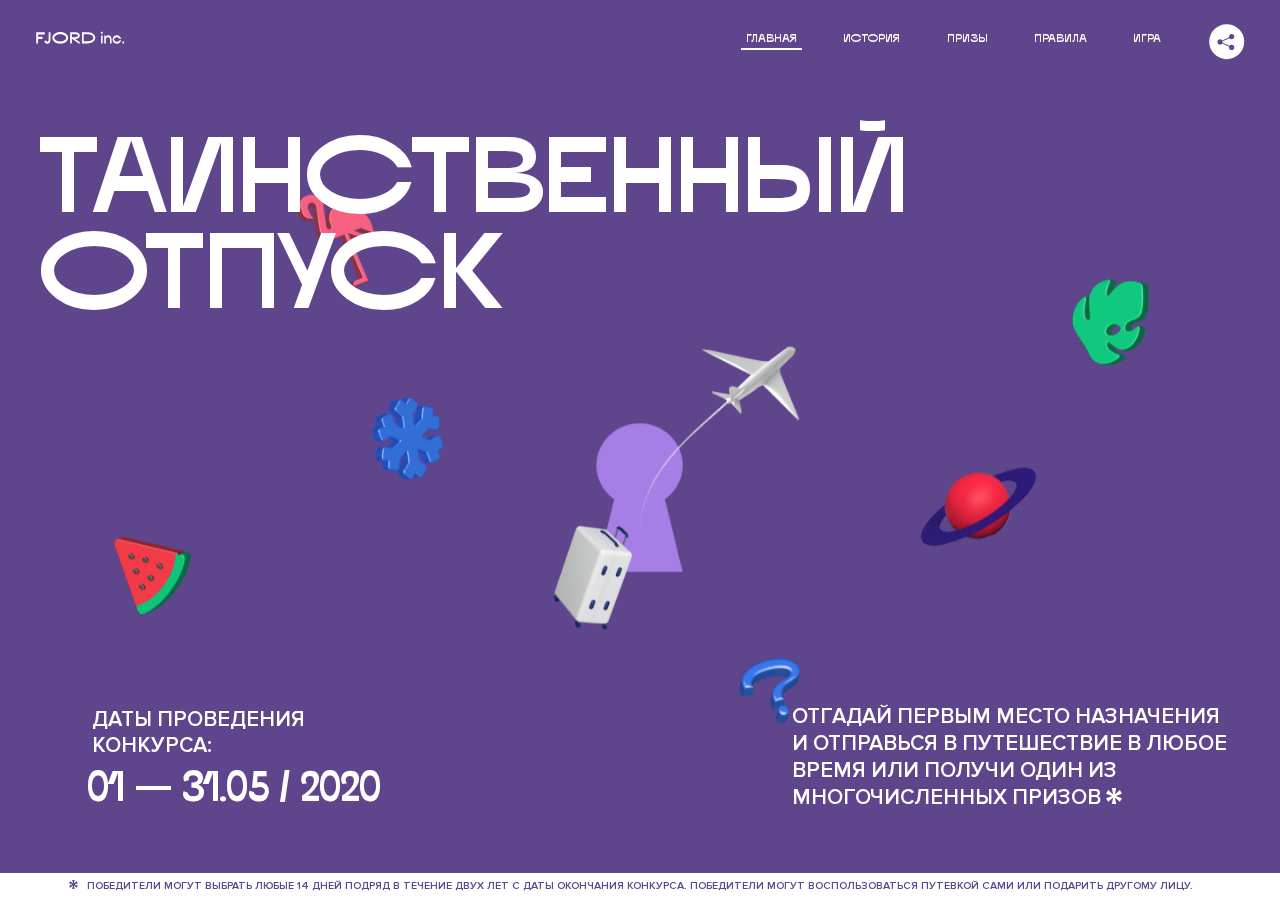
<file: 1/index.html>
<!DOCTYPE html>
<html lang="ru">
<head>
  <meta charset="UTF-8">
  <meta name="description" content="">
  <meta name="viewport" content="width=device-width, initial-scale=1.0">
  <meta http-equiv="X-UA-Compatible" content="ie=edge">
  <title>Mysterious Vacation</title>
<link href="css/style.min.css" rel="stylesheet">  <base href="https://htmlacademy-animation.github.io/625707-magic-vacation-1/1/">
</head>
<body>

  <header class="page-header js-header">
    <div class="page-header__wrapper">
      <a href="#" class="page-header__logo" aria-label="Перейти на страницу FJORD.Inc">
        <svg width="100" height="15" viewBox="0 0 100 15" fill="none" xmlns="http://www.w3.org/2000/svg">
          <path d="M0.26 1.4V14H2.276V8.906H7.334V6.44H2.276V3.848H9.872V1.4H0.26ZM12.733 14.36C15.127 14.36 16.243 12.65 16.243 9.5V1.4H14.263V8.96C14.263 11.21 13.723 11.876 12.733 11.876C11.833 11.876 11.473 11.3 11.347 10.58L9.36702 10.94C9.63702 13.046 10.663 14.36 12.733 14.36ZM18.3918 7.7C18.3918 11.372 22.3878 14.36 27.3198 14.36C32.2518 14.36 36.2478 11.372 36.2478 7.7C36.2478 4.028 32.2518 1.04 27.3198 1.04C22.3878 1.04 18.3918 4.028 18.3918 7.7ZM20.6058 7.7C20.6058 5.378 23.6118 3.524 27.3198 3.524C30.9918 3.524 33.9798 5.378 33.9798 7.7C33.9798 10.004 30.9918 11.858 27.3198 11.858C23.6118 11.858 20.6058 10.004 20.6058 7.7ZM40.403 14V8.906H40.799L49.079 14.702V12.38L44.039 8.906H44.201C47.999 8.906 49.277 7.304 49.277 5.162C49.277 3.092 47.999 1.4 44.201 1.4H38.387V14H40.403ZM43.535 3.722C45.785 3.722 47.045 4.136 47.045 5.432C47.045 6.764 45.785 7.034 43.535 7.034H40.403V3.722H43.535ZM51.6936 1.382V14H57.8676C62.7456 14 66.7236 11.534 66.7236 7.7C66.7236 3.848 62.7456 1.382 57.8676 1.382H51.6936ZM53.7096 11.624V3.722H57.5436C61.5396 3.722 64.4916 5.018 64.4916 7.7C64.4916 10.238 61.5396 11.624 57.5436 11.624H53.7096ZM73.1832 14.018H74.9832V5H73.1832V14.018ZM72.9132 1.976C72.9132 2.57 73.3992 3.092 74.0832 3.092C74.7492 3.092 75.2352 2.57 75.2352 1.976C75.2352 1.382 74.7672 0.805999 74.0832 0.805999C73.3812 0.805999 72.9132 1.382 72.9132 1.976ZM76.7867 14H78.5687V9.104C78.7487 8.006 79.5947 6.962 81.0887 6.962C82.1147 6.962 83.2667 7.448 83.2667 9.554V14H85.0487V9.014C85.0487 6.152 83.2307 4.73 81.3587 4.73C79.9187 4.73 79.0727 5.558 78.5687 6.854V5H76.7867V14ZM90.9898 14.27C93.5098 14.27 95.3818 12.506 95.7238 10.328H94.0498C93.7258 11.3 92.6998 12.02 90.9898 12.02C88.8478 12.02 87.7678 10.922 87.7678 9.59C87.7678 8.24 88.8478 6.962 90.9898 6.962C92.7538 6.962 93.7978 7.844 94.0858 8.924H95.7418C95.4358 6.71 93.6178 4.73 90.9898 4.73C88.0918 4.73 86.1298 7.124 86.1298 9.59C86.1298 12.074 88.1278 14.27 90.9898 14.27ZM97.0693 12.938C97.0693 13.658 97.5553 14.144 98.2753 14.144C98.9953 14.144 99.4813 13.658 99.4813 12.938C99.4813 12.2 98.9953 11.714 98.2753 11.714C97.5553 11.714 97.0693 12.2 97.0693 12.938Z" fill="currentColor"></path>
        </svg>
      </a>
      <button class="page-header__toggler js-menu-toggler" type="button" aria-label="Управление мобильным меню"><span>Меню</span></button>
      <nav class="page-header__nav">
        <div class="page-header__menu js-menu" id="menu">
          <ul>
            <li>
              <a class="js-menu-link" href="#top" data-href="top">главная</a>
            </li>
            <li>
              <a class="js-menu-link" href="#story" data-href="story">история</a>
            </li>
            <li>
              <a class="js-menu-link" href="#prizes" data-href="prizes">призы</a>
            </li>
            <li>
              <a class="js-menu-link" href="#rules" data-href="rules">правила</a>
            </li>
            <li>
              <a class="js-menu-link" href="#game" data-href="game">игра</a>
            </li>
          </ul>
        </div>
        <div class="page-header__social">
          <div class="social-block js-social-block">
            <button class="social-block__toggler" aria-label="Управлять блоком с социальными кнопками">
              <svg width="26" height="22" viewBox="0 0 27 22" fill="none" xmlns="http://www.w3.org/2000/svg">
                <path d="M19.6721 7.43664C21.6273 7.43664 23.213 5.85095 23.213 3.89566C23.213 1.94037 21.6273 0.354675 19.6721 0.354675C17.7168 0.354675 16.1311 1.94037 16.1311 3.89566C16.1311 4.19968 16.1728 4.49178 16.2458 4.77345L7.21751 8.95527C6.57519 8.05214 5.52303 7.46049 4.33078 7.46049C2.37549 7.46049 0.789795 9.04618 0.789795 11.0015C0.789795 12.9568 2.37549 14.5425 4.33078 14.5425C5.52303 14.5425 6.57668 13.9508 7.21751 13.0477L16.2458 17.2295C16.1743 17.5112 16.1311 17.8033 16.1311 18.1073C16.1311 20.0626 17.7168 21.6483 19.6721 21.6483C21.6273 21.6483 23.213 20.0626 23.213 18.1073C23.213 16.152 21.6273 14.5663 19.6721 14.5663C18.4798 14.5663 17.4262 15.158 16.7853 16.0611L7.75701 11.8793C7.82854 11.5976 7.87176 11.3055 7.87176 11.0015C7.87176 10.6974 7.83003 10.4053 7.75701 10.1237L16.7853 5.94186C17.4262 6.84499 18.4783 7.43664 19.6721 7.43664Z" fill="currentColor"></path>
              </svg>
            </button>
            <ul class="social-block__list">
              <li>
                <a class="social-block__link social-block__link--fb" href="#" aria-label="Мы на Facebook">
                  <svg width="8" height="17" viewBox="0 0 8 17" fill="none" xmlns="http://www.w3.org/2000/svg">
                    <path d="M4.24646 16.9899H1.09275L1.05793 8.49828H0V5.30707H1.05793V3.81124C1.05793 1.42084 2.57654 0 5.21735 0H7.41758V3.18585H5.30841C4.28262 3.18585 4.2478 3.48582 4.2478 4.24914V5.30707H7.42964L7.16716 8.49828H4.2478V16.9899H4.24646Z" fill="currentColor"></path>
                  </svg>
                </a>
              </li>
              <li>
                <a class="social-block__link social-block__link--insta" href="#" aria-label="Мы в Instagram">
                  <svg width="15" height="15" viewBox="0 0 15 15" fill="none" xmlns="http://www.w3.org/2000/svg">
                    <path d="M11.0197 0H4.19806C2.14246 0 0.471191 1.66993 0.471191 3.72285V10.5499C0.471191 12.6082 2.14112 14.2727 4.19806 14.2727H11.0197C13.0753 14.2727 14.7466 12.6082 14.7466 10.5499V3.72285C14.7466 1.67127 13.0753 0 11.0197 0ZM11.0197 12.4849H4.19806C3.13076 12.4849 2.26432 11.6158 2.26432 10.5512V3.72419C2.26432 2.65956 3.13076 1.79715 4.19806 1.79715H11.0197C12.087 1.79715 12.9535 2.6609 12.9535 3.72419V10.5512C12.9535 11.6145 12.087 12.4849 11.0197 12.4849Z" fill="currentColor"></path>
                    <path d="M7.60887 3.11084C5.38989 3.11084 3.58203 4.9187 3.58203 7.14036C3.58203 9.35532 5.38989 11.1645 7.60887 11.1645C9.83053 11.1645 11.6357 9.35666 11.6357 7.14036C11.6357 4.9187 9.83053 3.11084 7.60887 3.11084ZM7.60887 9.36871C6.37551 9.36871 5.37784 8.37372 5.37784 7.14036C5.37784 5.90699 6.37551 4.90665 7.60887 4.90665C8.83822 4.90665 9.84259 5.90833 9.84259 7.14036C9.84392 8.37238 8.83822 9.36871 7.60887 9.36871Z" fill="currentColor"></path>
                    <path d="M11.3573 2.35962C10.8256 2.35962 10.3931 2.79752 10.3931 3.32381C10.3931 3.85546 10.8256 4.29336 11.3573 4.29336C11.8862 4.29336 12.3215 3.85546 12.3215 3.32381C12.3215 2.79752 11.8862 2.35962 11.3573 2.35962Z" fill="currentColor"></path>
                  </svg>
                </a>
              </li>
              <li>
                <a class="social-block__link social-block__link--vk" href="#" aria-label="Мы ВКонтакте">
                  <svg width="17" height="10" viewBox="0 0 17 10" fill="none" xmlns="http://www.w3.org/2000/svg">
                    <path d="M14.1234 4.9002C14.1234 4.9002 16.3623 1.72708 16.5866 0.680242C16.6595 0.312285 16.4947 0.103188 16.1069 0.103188C16.1069 0.103188 14.8193 0.103188 14.168 0.103188C13.7235 0.103188 13.5587 0.293278 13.4235 0.579768C13.4235 0.579768 12.3724 2.82553 11.0969 4.24712C10.6861 4.70333 10.4781 4.84318 10.2511 4.84318C10.0646 4.84318 9.98625 4.6911 9.98625 4.27834V0.649016C9.98625 0.147997 9.92545 0.00135496 9.5066 0.00135496H6.39628C6.15578 0.00135496 6.0085 0.134417 6.0085 0.324506C6.0085 0.801084 6.73406 0.908351 6.73406 2.20231V4.87305C6.73406 5.40529 6.70569 5.61575 6.45303 5.61575C5.78016 5.61575 4.19528 3.30618 3.30623 0.678887C3.12923 0.145282 2.93737 0 2.43475 0H0.486409C0.205373 0 0 0.190085 0 0.476576C0 0.991172 0.60666 3.40801 2.99277 6.64358C4.59927 8.8201 6.70569 10 8.60269 10C9.76196 10 10.0416 9.80312 10.0416 9.31432V7.63883C10.0416 7.22607 10.2065 7.04956 10.4429 7.04956C10.7078 7.04956 11.1847 7.13238 12.2805 8.22268C13.5843 9.47862 13.6762 10 14.3896 10H16.5676C16.7919 10 17 9.89273 17 9.52342C17 9.02919 16.3623 8.15343 15.384 7.10659C14.9801 6.56755 14.3302 5.98914 14.1248 5.72301C13.8275 5.40801 13.9154 5.23014 14.1234 4.9002Z" fill="currentColor"></path>
                  </svg>
                </a>
              </li>
            </ul>
          </div>
        </div>
      </nav>
    </div>
  </header>

  <main class="page-content">

    <section class="animation-screen"></section>

    <section class="screen screen--hidden screen--intro" id="top">
      <div class="screen__wrapper">
        <div class="intro">
          <h1 class="intro__title">Таинственный отпуск</h1>
          <div class="intro__content">
            <div class="intro__info">
              <p class="intro__label">Даты проведения конкурса:</p>
              <p class="intro__date">01 — 31.05 / 2020</p>
            </div>
            <div class="intro__message">
              <p>
                Отгадай первым место назначения и&nbsp;отправься в&nbsp;путешествие в&nbsp;любое время или получи один из многочисленных призов
                <svg width="16" height="16" viewBox="0 0 10 10" fill="none" xmlns="http://www.w3.org/2000/svg">
                  <path d="M0 6.35337L3.90271 4.99012L0 3.64663L1.34615 1.32374L4.44287 4.01073L3.67364 0H6.34615L5.57692 4.01073L8.65385 1.32374L10 3.64663L6.13405 4.99012L10 6.35337L8.65385 8.65651L5.57692 5.98927L6.34615 10H3.67364L4.44287 5.96952L1.34615 8.65651L0 6.35337Z" fill="currentColor"></path>
                </svg>
              </p>
            </div>
          </div>
        </div>
      </div>
      <div class="screen__footer js-footer">
        <button class="screen__footer-enlarge js-footer-toggler" type="button" aria-label="Показать сообщение">
          <svg width="10" height="10" viewBox="0 0 10 10" fill="none" xmlns="http://www.w3.org/2000/svg">
            <path d="M0 6.35337L3.90271 4.99012L0 3.64663L1.34615 1.32374L4.44287 4.01073L3.67364 0H6.34615L5.57692 4.01073L8.65385 1.32374L10 3.64663L6.13405 4.99012L10 6.35337L8.65385 8.65651L5.57692 5.98927L6.34615 10H3.67364L4.44287 5.96952L1.34615 8.65651L0 6.35337Z" fill="currentColor"></path>
          </svg>
        </button>
        <button class="screen__footer-collapse js-footer-toggler" type="button" aria-label="Скрыть сообщение">
          <svg width="13" height="13" viewBox="0 0 13 13" fill="none" xmlns="http://www.w3.org/2000/svg">
            <line x1="12.3536" y1="0.353553" x2="0.738349" y2="11.9688" stroke="currentColor"></line>
            <line x1="0.738319" y1="0.539925" x2="12.3535" y2="12.1551" stroke="currentColor"></line>
          </svg>
        </button>
        <div class="screen__footer-wrapper">
          <div class="screen__footer-announce">
            <p class="screen__footer-label">Даты проведения конкурса:</p>
            <p class="screen__footer-date">01 — 31.05 / 2020</p>
          </div>
          <div class="screen__footer-note">
            <p>
              <svg width="10" height="10" viewBox="0 0 10 10" fill="none" xmlns="http://www.w3.org/2000/svg">
                <path d="M0 6.35337L3.90271 4.99012L0 3.64663L1.34615 1.32374L4.44287 4.01073L3.67364 0H6.34615L5.57692 4.01073L8.65385 1.32374L10 3.64663L6.13405 4.99012L10 6.35337L8.65385 8.65651L5.57692 5.98927L6.34615 10H3.67364L4.44287 5.96952L1.34615 8.65651L0 6.35337Z" fill="currentColor"></path>
              </svg>
              <span>Победители могут выбрать любые 14 дней подряд в&nbsp;течение двух лет с&nbsp;даты окончания конкурса. Победители могут воспользоваться путевкой сами или подарить другому лицу.</span>
            </p>
          </div>
        </div>
      </div>
    </section>

    <section class="screen screen--hidden screen--story" id="story">

      <div class="slider swiper-container js-slider">

        <div class="swiper-wrapper">

          <div class="slider__item swiper-slide">
            <h2 class="slider__item-title">История</h2>
            <p class="slider__item-text">Джеймс Таргет был основателем компании &laquo;Fjord Inc.&raquo;. С&nbsp;1965 года &laquo;Fjord Inc.&raquo; прославилась надёжными и&nbsp;удобными чемоданами и&nbsp;аксессуарами для туристов.</p>
          </div>

          <div class="slider__item swiper-slide">
            <p class="slider__item-text">Когда Джеймсу было 7&nbsp;лет, в&nbsp;их&nbsp;доме гостил дядюшка и&nbsp;развлекал детей рассказами о&nbsp;своей поездке в&nbsp;место, показавшееся малышу Таргету невероятным. Тогда Джеймс решил, что однажды посетит его, но&nbsp;не&nbsp;будет рассказывать о&nbsp;мечте, пока не&nbsp;осуществит.</p>
          </div>

          <div class="slider__item swiper-slide">
            <p class="slider__item-text">Джеймс Таргет стал увлеченным путешественником. Он&nbsp;посетил 5&nbsp;континентов, 126&nbsp;стран.</p>
          </div>

          <div class="slider__item swiper-slide">
            <p class="slider__item-text">Он&nbsp;сплавлялся по&nbsp;Амазонке и&nbsp;погружался в&nbsp;пещеры Франции, медитировал в&nbsp;горах Тибета и&nbsp;пожимал руку вождя племени Акугауа.</p>
          </div>

          <div class="slider__item swiper-slide">
            <p class="slider__item-text">Из&nbsp;своих поездок Джеймс Таргет привозил идеи, как сделать свои чемоданы &laquo;Fjord Inc.&raquo; удобными и&nbsp;приспособленными к&nbsp;разным дорожным условиям.</p>
          </div>

          <div class="slider__item swiper-slide">
            <p class="slider__item-text">Всё это время Джеймс не&nbsp;оставлял идею поездки своей мечты. Однако, как только он&nbsp;брался за&nbsp;планирование, возникали препятствия, не&nbsp;позволяющие отправиться туда.</p>
          </div>

          <div class="slider__item swiper-slide">
            <p class="slider__item-text">В&nbsp;возрасте 67&nbsp;лет Джеймс Таргет попал под лавину и&nbsp;погиб. В&nbsp;своём завещании он&nbsp;поручил отправить в&nbsp;заветное путешествие трёх смельчаков, единых с&nbsp;ним духом.</p>
          </div>

          <div class="slider__item swiper-slide">
            <p class="slider__item-text">Тех, кто сможет узнать таинственное место, задавая вопросы специально обученному ИИ&nbsp;&laquo;Соне&raquo;, ждет фантастическое путешествие.</p>
          </div>
        </div>
        <div class="slider__controls">
          <button class="slider__control slider__control--prev js-control-prev" type="button" aria-label="Показать предыдущую историю">
            <svg width="12" height="22" viewBox="0 0 12 22" fill="none" xmlns="http://www.w3.org/2000/svg">
              <path d="M11 1L1 11L11 21" stroke="currentColor" stroke-width="2" stroke-linejoin="round"></path>
            </svg>
          </button>
          <button class="slider__control slider__control--next js-control-next" type="button" aria-label="Показать следующую историю">
            <svg width="12" height="22" viewBox="0 0 12 22" fill="none" xmlns="http://www.w3.org/2000/svg">
              <path d="M1 1L11 11L1 21" stroke="currentColor" stroke-width="2" stroke-linejoin="round"></path>
            </svg>
          </button>
        </div>
        <div class="slider__pagination swiper-pagination"></div>
      </div>
    </section>

    <section class="screen screen--hidden screen--prizes" id="prizes">
      <div class="screen__wrapper">
        <div class="prizes">
          <h2 class="prizes__title">ПРизы</h2>
          <div class="prizes__lead">
            <p>Найди ответ и&nbsp;получи один из&nbsp;призов:</p>
          </div>
          <ul class="prizes__list">
            <li class="prizes__item prizes__item--journeys">
              <div class="prizes__icon">
                <picture>
                  <source srcset="img/prize1-mob.svg" media="(orientation: portrait)">
                  <img src="img/prize1.svg" alt="">
                </picture>
              </div>
              <p class="prizes__desc">
                <b>3</b>
                <span>загадочных путешествия</span>
              </p>
            </li>
            <li class="prizes__item prizes__item--cases">
              <div class="prizes__icon">
                <picture>
                  <source srcset="img/prize2-mob.svg" media="(orientation: portrait)">
                  <img src="img/prize2.svg" alt="">
                </picture>
              </div>
              <p class="prizes__desc">
                <b>7</b>
                <span>надежных чемоданов</span>
              </p>
            </li>
            <li class="prizes__item prizes__item--codes">
              <div class="prizes__icon">
                <picture>
                  <source srcset="img/prize3-mob.svg" media="(orientation: portrait)">
                  <img src="img/prize3.svg" alt="">
                </picture>
              </div>
              <p class="prizes__desc">
                <b>900</b>
                <span>
                  промокодов на&nbsp;скидку 15%
                  <svg width="10" height="10" viewBox="0 0 10 10" fill="none" xmlns="http://www.w3.org/2000/svg">
                    <path d="M0 6.35337L3.90271 4.99012L0 3.64663L1.34615 1.32374L4.44287 4.01073L3.67364 0H6.34615L5.57692 4.01073L8.65385 1.32374L10 3.64663L6.13405 4.99012L10 6.35337L8.65385 8.65651L5.57692 5.98927L6.34615 10H3.67364L4.44287 5.96952L1.34615 8.65651L0 6.35337Z" fill="currentColor"></path>
                  </svg>
                </span>
              </p>
            </li>
          </ul>
        </div>
      </div>
      <div class="screen__footer js-footer">
        <button class="screen__footer-enlarge js-footer-toggler" type="button" aria-label="Показать сообщение">
          <svg width="10" height="10" viewBox="0 0 10 10" fill="none" xmlns="http://www.w3.org/2000/svg">
            <path d="M0 6.35337L3.90271 4.99012L0 3.64663L1.34615 1.32374L4.44287 4.01073L3.67364 0H6.34615L5.57692 4.01073L8.65385 1.32374L10 3.64663L6.13405 4.99012L10 6.35337L8.65385 8.65651L5.57692 5.98927L6.34615 10H3.67364L4.44287 5.96952L1.34615 8.65651L0 6.35337Z" fill="currentColor"></path>
          </svg>
        </button>
        <button class="screen__footer-collapse js-footer-toggler" type="button" aria-label="Скрыть сообщение">
          <svg width="13" height="13" viewBox="0 0 13 13" fill="none" xmlns="http://www.w3.org/2000/svg">
            <line x1="12.3536" y1="0.353553" x2="0.738349" y2="11.9688" stroke="currentColor"></line>
            <line x1="0.738319" y1="0.539925" x2="12.3535" y2="12.1551" stroke="currentColor"></line>
          </svg>
        </button>
        <div class="screen__footer-wrapper">
          <div class="screen__footer-announce">
            <p class="screen__footer-label">Даты проведения конкурса:</p>
            <p class="screen__footer-date">01 — 31.05 / 2020</p>
          </div>
          <div class="screen__footer-note">
            <p>
              <svg width="10" height="10" viewBox="0 0 10 10" fill="none" xmlns="http://www.w3.org/2000/svg">
                <path d="M0 6.35337L3.90271 4.99012L0 3.64663L1.34615 1.32374L4.44287 4.01073L3.67364 0H6.34615L5.57692 4.01073L8.65385 1.32374L10 3.64663L6.13405 4.99012L10 6.35337L8.65385 8.65651L5.57692 5.98927L6.34615 10H3.67364L4.44287 5.96952L1.34615 8.65651L0 6.35337Z" fill="currentColor"></path>
              </svg>
              <span>Скидка&nbsp;15% на&nbsp;единоразовое приобретение путёвки с&nbsp;1&nbsp;июня 2020 по&nbsp;31&nbsp;мая 2022&nbsp;года. Суммируется с&nbsp;другими акциями</span>
            </p>
          </div>
        </div>
      </div>
    </section>

    <section class="screen screen--hidden screen--rules" id="rules">
      <div class="screen__wrapper">
        <div class="rules">
          <h2 class="rules__title">Правила</h2>
          <div class="rules__lead">
            <p>Для того чтобы получить наследство Джеймса Таргета, тебе нужно выведать у&nbsp;&laquo;Сони&raquo;, куда предстоит отправиться тебе в&nbsp;случае победы</p>
          </div>
          <ol class="rules__list">
            <li class="rules__item">
              <p>Тебе отводится <br>5&nbsp;минут</p>
            </li>
            <li class="rules__item">
              <p>Задавай любые вопросы в&nbsp;текстовом поле</p>
            </li>
            <li class="rules__item">
              <p>Нажимай кнопку &laquo;Узнать&raquo;, чтобы получить ответ</p>
            </li>
            <li class="rules__item">
              <p>&laquo;Соня&raquo; может отвечать только&nbsp;Да или Нет</p>
            </li>
          </ol>
          <a href="#game" class="rules__link btn">Погнали!</a>
        </div>
      </div>
      <div class="screen__disclaimer">
        <div class="disclaimer">
          <ul>
            <li>
              <a href="#">Правовая информация</a>
            </li>
            <li>
              <a href="#">Подробные правила</a>
            </li>
          </ul>
        </div>
      </div>
    </section>

    <section class="screen screen--hidden screen--game" id="game">
      <div class="screen__wrapper">
        <div class="game">
          <div class="game__header">
            <h2 class="game__title">Игра</h2>
            <div class="game__counter">
              <span>05</span>:<span>00</span>
            </div>
          </div>
          <div class="game__body">
            <div class="chat">
              <div class="chat__body js-chat">
                <ul class="chat__list" id="messages"></ul>
              </div>
              <div class="chat__footer">
                <form action="#" method="post" class="form" id="message-form">
                  <label for="message-field" class="visually-hidden">Поле для ввода вопроса</label>
                  <input type="text" class="form__field" placeholder="задай вопрос" id="message-field">
                  <button class="form__button btn">
                    Узнать
                    <svg width="18" height="19" viewBox="0 0 18 19" fill="none" xmlns="http://www.w3.org/2000/svg">
                      <path stroke="currentColor" stroke-width="2" d="M9 19V1"></path>
                      <path d="M1 9l8-8 8 8" stroke="currentColor" stroke-width="2" stroke-linejoin="round"></path>
                    </svg>
                  </button>
                </form>
              </div>
            </div>
          </div>
          <!-- временные кнопки для показа результата -->
          <div class="game__buttons">
            <button class="game__button btn js-show-result" type="button" data-target="result">Положительный результат</button>
            <button class="game__button btn js-show-result" type="button" data-target="result2">Положительный результат - 2</button>
            <button class="game__button btn js-show-result" type="button" data-target="result3">Отрицательный результат</button>
          </div>
        </div>
      </div>
    </section>

    <section class="screen screen--hidden screen--result" id="result">
      <div class="screen__wrapper">
        <div class="result result--trip">
          <div class="result__image">
            <picture>
              <source srcset="img/result1-mob.png 1x, img/result1-mob@2x.png 2x" media="(max-width: 768px) and (orientation: portrait)">
              <img src="img/result1.png" srcset="img/result1@2x.png 2x" alt="">
            </picture>
          </div>
          <h2 class="result__title">
            <span class="visually-hidden">ПОбеда!</span>
            <svg xmlns="http://www.w3.org/2000/svg" viewBox="0 0 568.85 109.24">
              <path d="M16,24.44V92H2.6V8H75V92H61.52V24.44H16Z" transform="translate(-2.1 -1.5)" fill="none" stroke="currentColor"></path>
              <path d="M148.76,5.6c32.88,0,59.52,19.92,59.52,44.4s-26.64,44.4-59.52,44.4S89.24,74.48,89.24,50,115.88,5.6,148.76,5.6Zm0,72.12c24.48,0,44.4-12.36,44.4-27.72s-19.92-27.84-44.4-27.84C124,22.16,104,34.52,104,50S124,77.72,148.76,77.72Z" transform="translate(-2.1 -1.5)" fill="none" stroke="currentColor"></path>
              <path d="M287.36,8V24.44H236v14.4h25.32c25.44,0,34,11.16,34,26.52,0,15.6-8.52,26.64-34,26.64H222.56V8h64.8ZM256.88,76.52c15.12,0,23.52-2,23.52-11.52S272,54.44,256.88,54.44H236V76.52h20.88Z" transform="translate(-2.1 -1.5)" fill="none" stroke="currentColor"></path>
              <path d="M371.47,8V24.44H320.84V41.6h33.6V58h-33.6V75.56h50.64V92H307.4V8h64.08Z" transform="translate(-2.1 -1.5)" fill="none" stroke="currentColor"></path>
              <path d="M382.39,110.24V75.56h7.44c4.56-4.68,7.8-18.36,8.76-56L399,8h48.6V75.56h10v34.68H442.87V92H397v18.24H382.39Zm51.72-34.68V24.44H411.55v3.12c-0.48,22.44-3.24,37.68-7.2,48h29.76Z" transform="translate(-2.1 -1.5)" fill="none" stroke="currentColor"></path>
              <path d="M463.75,92l28-84h27.12l28.08,84H533.47l-7.8-23.52h-37.8L480.07,92H463.75Zm56.64-40L507,11.84,493.51,52h26.88Z" transform="translate(-2.1 -1.5)" fill="none" stroke="currentColor"></path>
              <path d="M554.12,70.4L555.55,2H569l1.44,68.4H554.12Zm8.28,6.36c4.8,0,8,3.24,8,8.16a8,8,0,1,1-16.08,0C554.35,80,557.59,76.76,562.39,76.76Z" transform="translate(-2.1 -1.5)" fill="none" stroke="currentColor"></path>
            </svg>
          </h2>
          <div class="result__text">
            <p>ты&nbsp;отправляешься в&nbsp;Арктику!</p>
          </div>
          <div class="result__form">
            <form action="#" method="post" class="form form--result">
              <label for="email-field" class="form__label">зарегистрируй результат</label>
              <input type="email" class="form__field" id="email-field" placeholder="e-mail для регистации результата и получения приза" required="">
              <button class="form__button btn">
                отправить
                <svg width="18" height="19" viewBox="0 0 18 19" fill="none" xmlns="http://www.w3.org/2000/svg">
                  <path stroke="currentColor" stroke-width="2" d="M9 19V1"></path>
                  <path d="M1 9l8-8 8 8" stroke="currentColor" stroke-width="2" stroke-linejoin="round"></path>
                </svg>
              </button>
            </form>
          </div>
        </div>
      </div>
    </section>

    <section class="screen screen--hidden screen--result" id="result2">
      <div class="screen__wrapper">
        <div class="result result--prize">
          <div class="result__image">
            <picture>
              <source srcset="img/result2-mob.png 1x, img/result2-mob@2x.png 2x" media="(max-width: 768px) and (orientation: portrait)">
              <img src="img/result2.png" srcset="img/result2@2x.png 2x" alt="">
            </picture>
          </div>
          <h2 class="result__title">
            <span class="visually-hidden">ПОбеда!</span>
            <svg xmlns="http://www.w3.org/2000/svg" viewBox="0 0 568.85 109.24">
              <path d="M16,24.44V92H2.6V8H75V92H61.52V24.44H16Z" transform="translate(-2.1 -1.5)" fill="none" stroke="currentColor"></path>
              <path d="M148.76,5.6c32.88,0,59.52,19.92,59.52,44.4s-26.64,44.4-59.52,44.4S89.24,74.48,89.24,50,115.88,5.6,148.76,5.6Zm0,72.12c24.48,0,44.4-12.36,44.4-27.72s-19.92-27.84-44.4-27.84C124,22.16,104,34.52,104,50S124,77.72,148.76,77.72Z" transform="translate(-2.1 -1.5)" fill="none" stroke="currentColor"></path>
              <path d="M287.36,8V24.44H236v14.4h25.32c25.44,0,34,11.16,34,26.52,0,15.6-8.52,26.64-34,26.64H222.56V8h64.8ZM256.88,76.52c15.12,0,23.52-2,23.52-11.52S272,54.44,256.88,54.44H236V76.52h20.88Z" transform="translate(-2.1 -1.5)" fill="none" stroke="currentColor"></path>
              <path d="M371.47,8V24.44H320.84V41.6h33.6V58h-33.6V75.56h50.64V92H307.4V8h64.08Z" transform="translate(-2.1 -1.5)" fill="none" stroke="currentColor"></path>
              <path d="M382.39,110.24V75.56h7.44c4.56-4.68,7.8-18.36,8.76-56L399,8h48.6V75.56h10v34.68H442.87V92H397v18.24H382.39Zm51.72-34.68V24.44H411.55v3.12c-0.48,22.44-3.24,37.68-7.2,48h29.76Z" transform="translate(-2.1 -1.5)" fill="none" stroke="currentColor"></path>
              <path d="M463.75,92l28-84h27.12l28.08,84H533.47l-7.8-23.52h-37.8L480.07,92H463.75Zm56.64-40L507,11.84,493.51,52h26.88Z" transform="translate(-2.1 -1.5)" fill="none" stroke="currentColor"></path>
              <path d="M554.12,70.4L555.55,2H569l1.44,68.4H554.12Zm8.28,6.36c4.8,0,8,3.24,8,8.16a8,8,0,1,1-16.08,0C554.35,80,557.59,76.76,562.39,76.76Z" transform="translate(-2.1 -1.5)" fill="none" stroke="currentColor"></path>
            </svg>
          </h2>
          <div class="result__text">
            <p>чемодан &laquo;Fjord&nbsp;Inc.&raquo;&nbsp;твой</p>
          </div>
          <div class="result__form">
            <form action="#" method="post" class="form form--result">
              <label for="email-field2" class="form__label">зарегистрируй результат</label>
              <input type="email" class="form__field" id="email-field2" placeholder="e-mail для регистации результата и получения приза" required="">
              <button class="form__button btn">
                отправить
                <svg width="18" height="19" viewBox="0 0 18 19" fill="none" xmlns="http://www.w3.org/2000/svg">
                  <path stroke="currentColor" stroke-width="2" d="M9 19V1"></path>
                  <path d="M1 9l8-8 8 8" stroke="currentColor" stroke-width="2" stroke-linejoin="round"></path>
                </svg>
              </button>
            </form>
          </div>
        </div>
      </div>
    </section>

    <section class="screen screen--hidden screen--result" id="result3">
      <div class="screen__wrapper">
        <div class="result result--negative">
          <div class="result__image">
            <picture>
              <source srcset="img/result3-mob.png 1x, img/result3-mob@2x.png 2x" media="(max-width: 768px) and (orientation: portrait)">
              <img src="img/result3.png" srcset="img/result3@2x.png 2x" alt="">
            </picture>
          </div>
          <h2 class="result__title">
            <span class="visually-hidden">Не угадал!</span>
            <svg xmlns="http://www.w3.org/2000/svg" viewBox="0 0 660.77 109.24">
              <path d="M2.66,92V8H16.1V42.2H53.3V8H66.74V92H53.3V58.64H16.1V92H2.66Z" transform="translate(-2.16 -1.5)" fill="none" stroke="currentColor"></path>
              <path d="M147.62,8V24.44H97V41.6h33.6V58H97V75.56h50.64V92H83.54V8h64.08Z" transform="translate(-2.16 -1.5)" fill="none" stroke="currentColor"></path>
              <path d="M199.22,8l20.52,42.36L235.34,8h16.44l-31,84H204.38l9.48-25.92L185.78,8h13.44Z" transform="translate(-2.16 -1.5)" fill="none" stroke="currentColor"></path>
              <path d="M273.74,24.44V92H260.3V8h50.16V24.44H273.74Z" transform="translate(-2.16 -1.5)" fill="none" stroke="currentColor"></path>
              <path d="M307.1,92l28-84h27.12l28.08,84H376.82L369,68.48h-37.8L323.42,92H307.1Zm56.64-40L350.3,11.84,336.86,52h26.88Z" transform="translate(-2.16 -1.5)" fill="none" stroke="currentColor"></path>
              <path d="M396.38,110.24V75.56h7.44c4.56-4.68,7.8-18.36,8.76-56L412.94,8h48.6V75.56h10v34.68H456.86V92H411v18.24H396.38ZM448.1,75.56V24.44H425.54v3.12c-0.48,22.44-3.24,37.68-7.2,48H448.1Z" transform="translate(-2.16 -1.5)" fill="none" stroke="currentColor"></path>
              <path d="M477.74,92l28-84h27.12L560.9,92H547.46l-7.8-23.52h-37.8L494.06,92H477.74Zm56.64-40-13.44-40.2L507.5,52h26.88Z" transform="translate(-2.16 -1.5)" fill="none" stroke="currentColor"></path>
              <path d="M568.7,76.88a13.77,13.77,0,0,0,5,1c6.6,0,10.44-6.24,12-58.32L586.22,8h46.2V92H619V24.44H598.82l-0.12,3.12C597.14,81,589,94.4,573.74,94.4a28.55,28.55,0,0,1-6.72-.84Z" transform="translate(-2.16 -1.5)" fill="none" stroke="currentColor"></path>
              <path d="M646.1,70.4L647.54,2H661l1.44,68.4H646.1Zm8.28,6.36c4.8,0,8,3.24,8,8.16a8,8,0,0,1-16.08,0C646.34,80,649.58,76.76,654.38,76.76Z" transform="translate(-2.16 -1.5)" fill="none" stroke="currentColor"></path>
            </svg>
          </h2>
          <button class="result__button js-play" type="button">
            не сдавайся!
            <span>
              <svg width="27" height="22" viewBox="0 0 27 22" fill="none" xmlns="http://www.w3.org/2000/svg">
                <path d="M10.6899 1.47998C5.42992 1.47998 1.16992 5.73998 1.16992 11C1.16992 16.26 5.42992 20.52 10.6899 20.52C15.9499 20.52 20.2099 16.26 20.2099 11V7.13998" stroke="currentColor" stroke-width="2" stroke-miterlimit="10"></path>
                <path d="M15.1099 12.5099L20.1499 7.13989L25.3099 12.6299" stroke="currentColor" stroke-width="2" stroke-miterlimit="10" stroke-linejoin="round"></path>
              </svg>
            </span>
          </button>
        </div>
      </div>
    </section>

  </main>

<script src="js/script.js"></script></body>
</html>
</file>
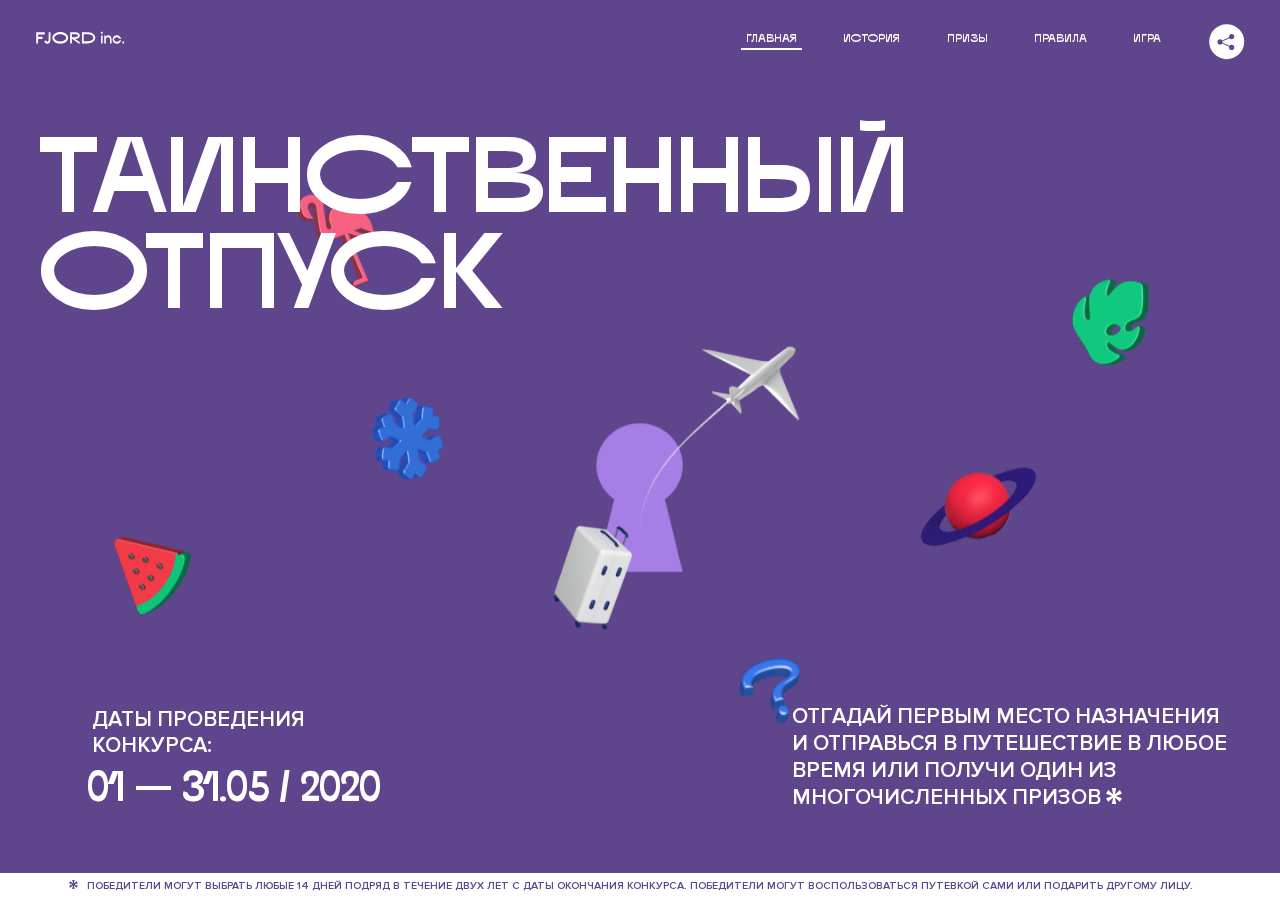
<file: 2/index.html>
<!DOCTYPE html>
<html lang="ru">
<head>
  <meta charset="UTF-8">
  <meta name="description" content="">
  <meta name="viewport" content="width=device-width, initial-scale=1.0">
  <meta http-equiv="X-UA-Compatible" content="ie=edge">
  <title>Mysterious Vacation</title>
<link href="css/style.min.css" rel="stylesheet">  <base href="https://htmlacademy-animation.github.io/625707-magic-vacation-1/2/">
</head>
<body>

  <header class="page-header js-header">
    <div class="page-header__wrapper">
      <a href="#" class="page-header__logo" aria-label="Перейти на страницу FJORD.Inc">
        <svg width="100" height="15" viewBox="0 0 100 15" fill="none" xmlns="http://www.w3.org/2000/svg">
          <path d="M0.26 1.4V14H2.276V8.906H7.334V6.44H2.276V3.848H9.872V1.4H0.26ZM12.733 14.36C15.127 14.36 16.243 12.65 16.243 9.5V1.4H14.263V8.96C14.263 11.21 13.723 11.876 12.733 11.876C11.833 11.876 11.473 11.3 11.347 10.58L9.36702 10.94C9.63702 13.046 10.663 14.36 12.733 14.36ZM18.3918 7.7C18.3918 11.372 22.3878 14.36 27.3198 14.36C32.2518 14.36 36.2478 11.372 36.2478 7.7C36.2478 4.028 32.2518 1.04 27.3198 1.04C22.3878 1.04 18.3918 4.028 18.3918 7.7ZM20.6058 7.7C20.6058 5.378 23.6118 3.524 27.3198 3.524C30.9918 3.524 33.9798 5.378 33.9798 7.7C33.9798 10.004 30.9918 11.858 27.3198 11.858C23.6118 11.858 20.6058 10.004 20.6058 7.7ZM40.403 14V8.906H40.799L49.079 14.702V12.38L44.039 8.906H44.201C47.999 8.906 49.277 7.304 49.277 5.162C49.277 3.092 47.999 1.4 44.201 1.4H38.387V14H40.403ZM43.535 3.722C45.785 3.722 47.045 4.136 47.045 5.432C47.045 6.764 45.785 7.034 43.535 7.034H40.403V3.722H43.535ZM51.6936 1.382V14H57.8676C62.7456 14 66.7236 11.534 66.7236 7.7C66.7236 3.848 62.7456 1.382 57.8676 1.382H51.6936ZM53.7096 11.624V3.722H57.5436C61.5396 3.722 64.4916 5.018 64.4916 7.7C64.4916 10.238 61.5396 11.624 57.5436 11.624H53.7096ZM73.1832 14.018H74.9832V5H73.1832V14.018ZM72.9132 1.976C72.9132 2.57 73.3992 3.092 74.0832 3.092C74.7492 3.092 75.2352 2.57 75.2352 1.976C75.2352 1.382 74.7672 0.805999 74.0832 0.805999C73.3812 0.805999 72.9132 1.382 72.9132 1.976ZM76.7867 14H78.5687V9.104C78.7487 8.006 79.5947 6.962 81.0887 6.962C82.1147 6.962 83.2667 7.448 83.2667 9.554V14H85.0487V9.014C85.0487 6.152 83.2307 4.73 81.3587 4.73C79.9187 4.73 79.0727 5.558 78.5687 6.854V5H76.7867V14ZM90.9898 14.27C93.5098 14.27 95.3818 12.506 95.7238 10.328H94.0498C93.7258 11.3 92.6998 12.02 90.9898 12.02C88.8478 12.02 87.7678 10.922 87.7678 9.59C87.7678 8.24 88.8478 6.962 90.9898 6.962C92.7538 6.962 93.7978 7.844 94.0858 8.924H95.7418C95.4358 6.71 93.6178 4.73 90.9898 4.73C88.0918 4.73 86.1298 7.124 86.1298 9.59C86.1298 12.074 88.1278 14.27 90.9898 14.27ZM97.0693 12.938C97.0693 13.658 97.5553 14.144 98.2753 14.144C98.9953 14.144 99.4813 13.658 99.4813 12.938C99.4813 12.2 98.9953 11.714 98.2753 11.714C97.5553 11.714 97.0693 12.2 97.0693 12.938Z" fill="currentColor"></path>
        </svg>
      </a>
      <button class="page-header__toggler js-menu-toggler" type="button" aria-label="Управление мобильным меню"><span>Меню</span></button>
      <nav class="page-header__nav">
        <div class="page-header__menu js-menu" id="menu">
          <ul>
            <li>
              <a class="js-menu-link" href="#top" data-href="top">главная</a>
            </li>
            <li>
              <a class="js-menu-link" href="#story" data-href="story">история</a>
            </li>
            <li>
              <a class="js-menu-link" href="#prizes" data-href="prizes">призы</a>
            </li>
            <li>
              <a class="js-menu-link" href="#rules" data-href="rules">правила</a>
            </li>
            <li>
              <a class="js-menu-link" href="#game" data-href="game">игра</a>
            </li>
          </ul>
        </div>
        <div class="page-header__social">
          <div class="social-block js-social-block">
            <button class="social-block__toggler" aria-label="Управлять блоком с социальными кнопками">
              <svg width="26" height="22" viewBox="0 0 27 22" fill="none" xmlns="http://www.w3.org/2000/svg">
                <path d="M19.6721 7.43664C21.6273 7.43664 23.213 5.85095 23.213 3.89566C23.213 1.94037 21.6273 0.354675 19.6721 0.354675C17.7168 0.354675 16.1311 1.94037 16.1311 3.89566C16.1311 4.19968 16.1728 4.49178 16.2458 4.77345L7.21751 8.95527C6.57519 8.05214 5.52303 7.46049 4.33078 7.46049C2.37549 7.46049 0.789795 9.04618 0.789795 11.0015C0.789795 12.9568 2.37549 14.5425 4.33078 14.5425C5.52303 14.5425 6.57668 13.9508 7.21751 13.0477L16.2458 17.2295C16.1743 17.5112 16.1311 17.8033 16.1311 18.1073C16.1311 20.0626 17.7168 21.6483 19.6721 21.6483C21.6273 21.6483 23.213 20.0626 23.213 18.1073C23.213 16.152 21.6273 14.5663 19.6721 14.5663C18.4798 14.5663 17.4262 15.158 16.7853 16.0611L7.75701 11.8793C7.82854 11.5976 7.87176 11.3055 7.87176 11.0015C7.87176 10.6974 7.83003 10.4053 7.75701 10.1237L16.7853 5.94186C17.4262 6.84499 18.4783 7.43664 19.6721 7.43664Z" fill="currentColor"></path>
              </svg>
            </button>
            <ul class="social-block__list">
              <li>
                <a class="social-block__link social-block__link--fb" href="#" aria-label="Мы на Facebook">
                  <svg width="8" height="17" viewBox="0 0 8 17" fill="none" xmlns="http://www.w3.org/2000/svg">
                    <path d="M4.24646 16.9899H1.09275L1.05793 8.49828H0V5.30707H1.05793V3.81124C1.05793 1.42084 2.57654 0 5.21735 0H7.41758V3.18585H5.30841C4.28262 3.18585 4.2478 3.48582 4.2478 4.24914V5.30707H7.42964L7.16716 8.49828H4.2478V16.9899H4.24646Z" fill="currentColor"></path>
                  </svg>
                </a>
              </li>
              <li>
                <a class="social-block__link social-block__link--insta" href="#" aria-label="Мы в Instagram">
                  <svg width="15" height="15" viewBox="0 0 15 15" fill="none" xmlns="http://www.w3.org/2000/svg">
                    <path d="M11.0197 0H4.19806C2.14246 0 0.471191 1.66993 0.471191 3.72285V10.5499C0.471191 12.6082 2.14112 14.2727 4.19806 14.2727H11.0197C13.0753 14.2727 14.7466 12.6082 14.7466 10.5499V3.72285C14.7466 1.67127 13.0753 0 11.0197 0ZM11.0197 12.4849H4.19806C3.13076 12.4849 2.26432 11.6158 2.26432 10.5512V3.72419C2.26432 2.65956 3.13076 1.79715 4.19806 1.79715H11.0197C12.087 1.79715 12.9535 2.6609 12.9535 3.72419V10.5512C12.9535 11.6145 12.087 12.4849 11.0197 12.4849Z" fill="currentColor"></path>
                    <path d="M7.60887 3.11084C5.38989 3.11084 3.58203 4.9187 3.58203 7.14036C3.58203 9.35532 5.38989 11.1645 7.60887 11.1645C9.83053 11.1645 11.6357 9.35666 11.6357 7.14036C11.6357 4.9187 9.83053 3.11084 7.60887 3.11084ZM7.60887 9.36871C6.37551 9.36871 5.37784 8.37372 5.37784 7.14036C5.37784 5.90699 6.37551 4.90665 7.60887 4.90665C8.83822 4.90665 9.84259 5.90833 9.84259 7.14036C9.84392 8.37238 8.83822 9.36871 7.60887 9.36871Z" fill="currentColor"></path>
                    <path d="M11.3573 2.35962C10.8256 2.35962 10.3931 2.79752 10.3931 3.32381C10.3931 3.85546 10.8256 4.29336 11.3573 4.29336C11.8862 4.29336 12.3215 3.85546 12.3215 3.32381C12.3215 2.79752 11.8862 2.35962 11.3573 2.35962Z" fill="currentColor"></path>
                  </svg>
                </a>
              </li>
              <li>
                <a class="social-block__link social-block__link--vk" href="#" aria-label="Мы ВКонтакте">
                  <svg width="17" height="10" viewBox="0 0 17 10" fill="none" xmlns="http://www.w3.org/2000/svg">
                    <path d="M14.1234 4.9002C14.1234 4.9002 16.3623 1.72708 16.5866 0.680242C16.6595 0.312285 16.4947 0.103188 16.1069 0.103188C16.1069 0.103188 14.8193 0.103188 14.168 0.103188C13.7235 0.103188 13.5587 0.293278 13.4235 0.579768C13.4235 0.579768 12.3724 2.82553 11.0969 4.24712C10.6861 4.70333 10.4781 4.84318 10.2511 4.84318C10.0646 4.84318 9.98625 4.6911 9.98625 4.27834V0.649016C9.98625 0.147997 9.92545 0.00135496 9.5066 0.00135496H6.39628C6.15578 0.00135496 6.0085 0.134417 6.0085 0.324506C6.0085 0.801084 6.73406 0.908351 6.73406 2.20231V4.87305C6.73406 5.40529 6.70569 5.61575 6.45303 5.61575C5.78016 5.61575 4.19528 3.30618 3.30623 0.678887C3.12923 0.145282 2.93737 0 2.43475 0H0.486409C0.205373 0 0 0.190085 0 0.476576C0 0.991172 0.60666 3.40801 2.99277 6.64358C4.59927 8.8201 6.70569 10 8.60269 10C9.76196 10 10.0416 9.80312 10.0416 9.31432V7.63883C10.0416 7.22607 10.2065 7.04956 10.4429 7.04956C10.7078 7.04956 11.1847 7.13238 12.2805 8.22268C13.5843 9.47862 13.6762 10 14.3896 10H16.5676C16.7919 10 17 9.89273 17 9.52342C17 9.02919 16.3623 8.15343 15.384 7.10659C14.9801 6.56755 14.3302 5.98914 14.1248 5.72301C13.8275 5.40801 13.9154 5.23014 14.1234 4.9002Z" fill="currentColor"></path>
                  </svg>
                </a>
              </li>
            </ul>
          </div>
        </div>
      </nav>
    </div>
  </header>

  <main class="page-content">

    <section class="animation-screen"></section>

    <section class="screen screen--hidden screen--intro" id="top">
      <div class="screen__wrapper">
        <div class="intro">
          <h1 class="intro__title">Таинственный отпуск</h1>
          <div class="intro__content">
            <div class="intro__info">
              <p class="intro__label">Даты проведения конкурса:</p>
              <p class="intro__date">01 — 31.05 / 2020</p>
            </div>
            <div class="intro__message">
              <p>
                Отгадай первым место назначения и&nbsp;отправься в&nbsp;путешествие в&nbsp;любое время или получи один из многочисленных призов
                <svg width="16" height="16" viewBox="0 0 10 10" fill="none" xmlns="http://www.w3.org/2000/svg">
                  <path d="M0 6.35337L3.90271 4.99012L0 3.64663L1.34615 1.32374L4.44287 4.01073L3.67364 0H6.34615L5.57692 4.01073L8.65385 1.32374L10 3.64663L6.13405 4.99012L10 6.35337L8.65385 8.65651L5.57692 5.98927L6.34615 10H3.67364L4.44287 5.96952L1.34615 8.65651L0 6.35337Z" fill="currentColor"></path>
                </svg>
              </p>
            </div>
          </div>
        </div>
      </div>
      <div class="screen__footer js-footer">
        <button class="screen__footer-enlarge js-footer-toggler" type="button" aria-label="Показать сообщение">
          <svg width="10" height="10" viewBox="0 0 10 10" fill="none" xmlns="http://www.w3.org/2000/svg">
            <path d="M0 6.35337L3.90271 4.99012L0 3.64663L1.34615 1.32374L4.44287 4.01073L3.67364 0H6.34615L5.57692 4.01073L8.65385 1.32374L10 3.64663L6.13405 4.99012L10 6.35337L8.65385 8.65651L5.57692 5.98927L6.34615 10H3.67364L4.44287 5.96952L1.34615 8.65651L0 6.35337Z" fill="currentColor"></path>
          </svg>
        </button>
        <button class="screen__footer-collapse js-footer-toggler" type="button" aria-label="Скрыть сообщение">
          <svg width="13" height="13" viewBox="0 0 13 13" fill="none" xmlns="http://www.w3.org/2000/svg">
            <line x1="12.3536" y1="0.353553" x2="0.738349" y2="11.9688" stroke="currentColor"></line>
            <line x1="0.738319" y1="0.539925" x2="12.3535" y2="12.1551" stroke="currentColor"></line>
          </svg>
        </button>
        <div class="screen__footer-wrapper">
          <div class="screen__footer-announce">
            <p class="screen__footer-label">Даты проведения конкурса:</p>
            <p class="screen__footer-date">01 — 31.05 / 2020</p>
          </div>
          <div class="screen__footer-note">
            <p>
              <svg width="10" height="10" viewBox="0 0 10 10" fill="none" xmlns="http://www.w3.org/2000/svg">
                <path d="M0 6.35337L3.90271 4.99012L0 3.64663L1.34615 1.32374L4.44287 4.01073L3.67364 0H6.34615L5.57692 4.01073L8.65385 1.32374L10 3.64663L6.13405 4.99012L10 6.35337L8.65385 8.65651L5.57692 5.98927L6.34615 10H3.67364L4.44287 5.96952L1.34615 8.65651L0 6.35337Z" fill="currentColor"></path>
              </svg>
              <span>Победители могут выбрать любые 14 дней подряд в&nbsp;течение двух лет с&nbsp;даты окончания конкурса. Победители могут воспользоваться путевкой сами или подарить другому лицу.</span>
            </p>
          </div>
        </div>
      </div>
    </section>

    <section class="screen screen--hidden screen--story" id="story">

      <div class="slider swiper-container js-slider">

        <div class="swiper-wrapper">

          <div class="slider__item swiper-slide">
            <h2 class="slider__item-title">История</h2>
            <p class="slider__item-text">Джеймс Таргет был основателем компании &laquo;Fjord Inc.&raquo;. С&nbsp;1965 года &laquo;Fjord Inc.&raquo; прославилась надёжными и&nbsp;удобными чемоданами и&nbsp;аксессуарами для туристов.</p>
          </div>

          <div class="slider__item swiper-slide">
            <p class="slider__item-text">Когда Джеймсу было 7&nbsp;лет, в&nbsp;их&nbsp;доме гостил дядюшка и&nbsp;развлекал детей рассказами о&nbsp;своей поездке в&nbsp;место, показавшееся малышу Таргету невероятным. Тогда Джеймс решил, что однажды посетит его, но&nbsp;не&nbsp;будет рассказывать о&nbsp;мечте, пока не&nbsp;осуществит.</p>
          </div>

          <div class="slider__item swiper-slide">
            <p class="slider__item-text">Джеймс Таргет стал увлеченным путешественником. Он&nbsp;посетил 5&nbsp;континентов, 126&nbsp;стран.</p>
          </div>

          <div class="slider__item swiper-slide">
            <p class="slider__item-text">Он&nbsp;сплавлялся по&nbsp;Амазонке и&nbsp;погружался в&nbsp;пещеры Франции, медитировал в&nbsp;горах Тибета и&nbsp;пожимал руку вождя племени Акугауа.</p>
          </div>

          <div class="slider__item swiper-slide">
            <p class="slider__item-text">Из&nbsp;своих поездок Джеймс Таргет привозил идеи, как сделать свои чемоданы &laquo;Fjord Inc.&raquo; удобными и&nbsp;приспособленными к&nbsp;разным дорожным условиям.</p>
          </div>

          <div class="slider__item swiper-slide">
            <p class="slider__item-text">Всё это время Джеймс не&nbsp;оставлял идею поездки своей мечты. Однако, как только он&nbsp;брался за&nbsp;планирование, возникали препятствия, не&nbsp;позволяющие отправиться туда.</p>
          </div>

          <div class="slider__item swiper-slide">
            <p class="slider__item-text">В&nbsp;возрасте 67&nbsp;лет Джеймс Таргет попал под лавину и&nbsp;погиб. В&nbsp;своём завещании он&nbsp;поручил отправить в&nbsp;заветное путешествие трёх смельчаков, единых с&nbsp;ним духом.</p>
          </div>

          <div class="slider__item swiper-slide">
            <p class="slider__item-text">Тех, кто сможет узнать таинственное место, задавая вопросы специально обученному ИИ&nbsp;&laquo;Соне&raquo;, ждет фантастическое путешествие.</p>
          </div>
        </div>
        <div class="slider__controls">
          <button class="slider__control slider__control--prev js-control-prev" type="button" aria-label="Показать предыдущую историю">
            <svg width="12" height="22" viewBox="0 0 12 22" fill="none" xmlns="http://www.w3.org/2000/svg">
              <path d="M11 1L1 11L11 21" stroke="currentColor" stroke-width="2" stroke-linejoin="round"></path>
            </svg>
          </button>
          <button class="slider__control slider__control--next js-control-next" type="button" aria-label="Показать следующую историю">
            <svg width="12" height="22" viewBox="0 0 12 22" fill="none" xmlns="http://www.w3.org/2000/svg">
              <path d="M1 1L11 11L1 21" stroke="currentColor" stroke-width="2" stroke-linejoin="round"></path>
            </svg>
          </button>
        </div>
        <div class="slider__pagination swiper-pagination"></div>
      </div>
    </section>

    <section class="screen screen--hidden screen--prizes" id="prizes">
      <div class="screen__wrapper">
        <div class="prizes">
          <h2 class="prizes__title">ПРизы</h2>
          <div class="prizes__lead">
            <p>Найди ответ и&nbsp;получи один из&nbsp;призов:</p>
          </div>
          <ul class="prizes__list">
            <li class="prizes__item prizes__item--journeys">
              <div class="prizes__icon">
                <picture>
                  <source srcset="img/prize1-mob.svg" media="(orientation: portrait)">
                  <img src="img/prize1.svg" alt="">
                </picture>
              </div>
              <p class="prizes__desc">
                <b>3</b>
                <span>загадочных путешествия</span>
              </p>
            </li>
            <li class="prizes__item prizes__item--cases">
              <div class="prizes__icon">
                <picture>
                  <source srcset="img/prize2-mob.svg" media="(orientation: portrait)">
                  <img src="img/prize2.svg" alt="">
                </picture>
              </div>
              <p class="prizes__desc">
                <b>7</b>
                <span>надежных чемоданов</span>
              </p>
            </li>
            <li class="prizes__item prizes__item--codes">
              <div class="prizes__icon">
                <picture>
                  <source srcset="img/prize3-mob.svg" media="(orientation: portrait)">
                  <img src="img/prize3.svg" alt="">
                </picture>
              </div>
              <p class="prizes__desc">
                <b>900</b>
                <span>
                  промокодов на&nbsp;скидку 15%
                  <svg width="10" height="10" viewBox="0 0 10 10" fill="none" xmlns="http://www.w3.org/2000/svg">
                    <path d="M0 6.35337L3.90271 4.99012L0 3.64663L1.34615 1.32374L4.44287 4.01073L3.67364 0H6.34615L5.57692 4.01073L8.65385 1.32374L10 3.64663L6.13405 4.99012L10 6.35337L8.65385 8.65651L5.57692 5.98927L6.34615 10H3.67364L4.44287 5.96952L1.34615 8.65651L0 6.35337Z" fill="currentColor"></path>
                  </svg>
                </span>
              </p>
            </li>
          </ul>
        </div>
      </div>
      <div class="screen__footer js-footer">
        <button class="screen__footer-enlarge js-footer-toggler" type="button" aria-label="Показать сообщение">
          <svg width="10" height="10" viewBox="0 0 10 10" fill="none" xmlns="http://www.w3.org/2000/svg">
            <path d="M0 6.35337L3.90271 4.99012L0 3.64663L1.34615 1.32374L4.44287 4.01073L3.67364 0H6.34615L5.57692 4.01073L8.65385 1.32374L10 3.64663L6.13405 4.99012L10 6.35337L8.65385 8.65651L5.57692 5.98927L6.34615 10H3.67364L4.44287 5.96952L1.34615 8.65651L0 6.35337Z" fill="currentColor"></path>
          </svg>
        </button>
        <button class="screen__footer-collapse js-footer-toggler" type="button" aria-label="Скрыть сообщение">
          <svg width="13" height="13" viewBox="0 0 13 13" fill="none" xmlns="http://www.w3.org/2000/svg">
            <line x1="12.3536" y1="0.353553" x2="0.738349" y2="11.9688" stroke="currentColor"></line>
            <line x1="0.738319" y1="0.539925" x2="12.3535" y2="12.1551" stroke="currentColor"></line>
          </svg>
        </button>
        <div class="screen__footer-wrapper">
          <div class="screen__footer-announce">
            <p class="screen__footer-label">Даты проведения конкурса:</p>
            <p class="screen__footer-date">01 — 31.05 / 2020</p>
          </div>
          <div class="screen__footer-note">
            <p>
              <svg width="10" height="10" viewBox="0 0 10 10" fill="none" xmlns="http://www.w3.org/2000/svg">
                <path d="M0 6.35337L3.90271 4.99012L0 3.64663L1.34615 1.32374L4.44287 4.01073L3.67364 0H6.34615L5.57692 4.01073L8.65385 1.32374L10 3.64663L6.13405 4.99012L10 6.35337L8.65385 8.65651L5.57692 5.98927L6.34615 10H3.67364L4.44287 5.96952L1.34615 8.65651L0 6.35337Z" fill="currentColor"></path>
              </svg>
              <span>Скидка&nbsp;15% на&nbsp;единоразовое приобретение путёвки с&nbsp;1&nbsp;июня 2020 по&nbsp;31&nbsp;мая 2022&nbsp;года. Суммируется с&nbsp;другими акциями</span>
            </p>
          </div>
        </div>
      </div>
    </section>

    <section class="screen screen--hidden screen--rules" id="rules">
      <div class="screen__wrapper">
        <div class="rules">
          <h2 class="rules__title">Правила</h2>
          <div class="rules__lead">
            <p>Для того чтобы получить наследство Джеймса Таргета, тебе нужно выведать у&nbsp;&laquo;Сони&raquo;, куда предстоит отправиться тебе в&nbsp;случае победы</p>
          </div>
          <ol class="rules__list">
            <li class="rules__item">
              <p>Тебе отводится <br>5&nbsp;минут</p>
            </li>
            <li class="rules__item">
              <p>Задавай любые вопросы в&nbsp;текстовом поле</p>
            </li>
            <li class="rules__item">
              <p>Нажимай кнопку &laquo;Узнать&raquo;, чтобы получить ответ</p>
            </li>
            <li class="rules__item">
              <p>&laquo;Соня&raquo; может отвечать только&nbsp;Да или Нет</p>
            </li>
          </ol>
          <a href="#game" class="rules__link btn">Погнали!</a>
        </div>
      </div>
      <div class="screen__disclaimer">
        <div class="disclaimer">
          <ul>
            <li>
              <a href="#">Правовая информация</a>
            </li>
            <li>
              <a href="#">Подробные правила</a>
            </li>
          </ul>
        </div>
      </div>
    </section>

    <section class="screen screen--hidden screen--game" id="game">
      <div class="screen__wrapper">
        <div class="game">
          <div class="game__header">
            <h2 class="game__title">Игра</h2>
            <div class="game__counter">
              <span>05</span>:<span>00</span>
            </div>
          </div>
          <div class="game__body">
            <div class="chat">
              <div class="chat__body js-chat">
                <ul class="chat__list" id="messages"></ul>
              </div>
              <div class="chat__footer">
                <form action="#" method="post" class="form" id="message-form">
                  <label for="message-field" class="visually-hidden">Поле для ввода вопроса</label>
                  <input type="text" class="form__field" placeholder="задай вопрос" id="message-field">
                  <button class="form__button btn">
                    Узнать
                    <svg width="18" height="19" viewBox="0 0 18 19" fill="none" xmlns="http://www.w3.org/2000/svg">
                      <path stroke="currentColor" stroke-width="2" d="M9 19V1"></path>
                      <path d="M1 9l8-8 8 8" stroke="currentColor" stroke-width="2" stroke-linejoin="round"></path>
                    </svg>
                  </button>
                </form>
              </div>
            </div>
          </div>
          <!-- временные кнопки для показа результата -->
          <div class="game__buttons">
            <button class="game__button btn js-show-result" type="button" data-target="result">Положительный результат</button>
            <button class="game__button btn js-show-result" type="button" data-target="result2">Положительный результат - 2</button>
            <button class="game__button btn js-show-result" type="button" data-target="result3">Отрицательный результат</button>
          </div>
        </div>
      </div>
    </section>

    <section class="screen screen--hidden screen--result" id="result">
      <div class="screen__wrapper">
        <div class="result result--trip">
          <div class="result__image">
            <picture>
              <source srcset="img/result1-mob.png 1x, img/result1-mob@2x.png 2x" media="(max-width: 768px) and (orientation: portrait)">
              <img src="img/result1.png" srcset="img/result1@2x.png 2x" alt="">
            </picture>
          </div>
          <h2 class="result__title">
            <span class="visually-hidden">ПОбеда!</span>
            <svg xmlns="http://www.w3.org/2000/svg" viewBox="0 0 568.85 109.24">
              <path d="M16,24.44V92H2.6V8H75V92H61.52V24.44H16Z" transform="translate(-2.1 -1.5)" fill="none" stroke="currentColor"></path>
              <path d="M148.76,5.6c32.88,0,59.52,19.92,59.52,44.4s-26.64,44.4-59.52,44.4S89.24,74.48,89.24,50,115.88,5.6,148.76,5.6Zm0,72.12c24.48,0,44.4-12.36,44.4-27.72s-19.92-27.84-44.4-27.84C124,22.16,104,34.52,104,50S124,77.72,148.76,77.72Z" transform="translate(-2.1 -1.5)" fill="none" stroke="currentColor"></path>
              <path d="M287.36,8V24.44H236v14.4h25.32c25.44,0,34,11.16,34,26.52,0,15.6-8.52,26.64-34,26.64H222.56V8h64.8ZM256.88,76.52c15.12,0,23.52-2,23.52-11.52S272,54.44,256.88,54.44H236V76.52h20.88Z" transform="translate(-2.1 -1.5)" fill="none" stroke="currentColor"></path>
              <path d="M371.47,8V24.44H320.84V41.6h33.6V58h-33.6V75.56h50.64V92H307.4V8h64.08Z" transform="translate(-2.1 -1.5)" fill="none" stroke="currentColor"></path>
              <path d="M382.39,110.24V75.56h7.44c4.56-4.68,7.8-18.36,8.76-56L399,8h48.6V75.56h10v34.68H442.87V92H397v18.24H382.39Zm51.72-34.68V24.44H411.55v3.12c-0.48,22.44-3.24,37.68-7.2,48h29.76Z" transform="translate(-2.1 -1.5)" fill="none" stroke="currentColor"></path>
              <path d="M463.75,92l28-84h27.12l28.08,84H533.47l-7.8-23.52h-37.8L480.07,92H463.75Zm56.64-40L507,11.84,493.51,52h26.88Z" transform="translate(-2.1 -1.5)" fill="none" stroke="currentColor"></path>
              <path d="M554.12,70.4L555.55,2H569l1.44,68.4H554.12Zm8.28,6.36c4.8,0,8,3.24,8,8.16a8,8,0,1,1-16.08,0C554.35,80,557.59,76.76,562.39,76.76Z" transform="translate(-2.1 -1.5)" fill="none" stroke="currentColor"></path>
            </svg>
          </h2>
          <div class="result__text">
            <p>ты&nbsp;отправляешься в&nbsp;Арктику!</p>
          </div>
          <div class="result__form">
            <form action="#" method="post" class="form form--result">
              <label for="email-field" class="form__label">зарегистрируй результат</label>
              <input type="email" class="form__field" id="email-field" placeholder="e-mail для регистации результата и получения приза" required="">
              <button class="form__button btn">
                отправить
                <svg width="18" height="19" viewBox="0 0 18 19" fill="none" xmlns="http://www.w3.org/2000/svg">
                  <path stroke="currentColor" stroke-width="2" d="M9 19V1"></path>
                  <path d="M1 9l8-8 8 8" stroke="currentColor" stroke-width="2" stroke-linejoin="round"></path>
                </svg>
              </button>
            </form>
          </div>
        </div>
      </div>
    </section>

    <section class="screen screen--hidden screen--result" id="result2">
      <div class="screen__wrapper">
        <div class="result result--prize">
          <div class="result__image">
            <picture>
              <source srcset="img/result2-mob.png 1x, img/result2-mob@2x.png 2x" media="(max-width: 768px) and (orientation: portrait)">
              <img src="img/result2.png" srcset="img/result2@2x.png 2x" alt="">
            </picture>
          </div>
          <h2 class="result__title">
            <span class="visually-hidden">ПОбеда!</span>
            <svg xmlns="http://www.w3.org/2000/svg" viewBox="0 0 568.85 109.24">
              <path d="M16,24.44V92H2.6V8H75V92H61.52V24.44H16Z" transform="translate(-2.1 -1.5)" fill="none" stroke="currentColor"></path>
              <path d="M148.76,5.6c32.88,0,59.52,19.92,59.52,44.4s-26.64,44.4-59.52,44.4S89.24,74.48,89.24,50,115.88,5.6,148.76,5.6Zm0,72.12c24.48,0,44.4-12.36,44.4-27.72s-19.92-27.84-44.4-27.84C124,22.16,104,34.52,104,50S124,77.72,148.76,77.72Z" transform="translate(-2.1 -1.5)" fill="none" stroke="currentColor"></path>
              <path d="M287.36,8V24.44H236v14.4h25.32c25.44,0,34,11.16,34,26.52,0,15.6-8.52,26.64-34,26.64H222.56V8h64.8ZM256.88,76.52c15.12,0,23.52-2,23.52-11.52S272,54.44,256.88,54.44H236V76.52h20.88Z" transform="translate(-2.1 -1.5)" fill="none" stroke="currentColor"></path>
              <path d="M371.47,8V24.44H320.84V41.6h33.6V58h-33.6V75.56h50.64V92H307.4V8h64.08Z" transform="translate(-2.1 -1.5)" fill="none" stroke="currentColor"></path>
              <path d="M382.39,110.24V75.56h7.44c4.56-4.68,7.8-18.36,8.76-56L399,8h48.6V75.56h10v34.68H442.87V92H397v18.24H382.39Zm51.72-34.68V24.44H411.55v3.12c-0.48,22.44-3.24,37.68-7.2,48h29.76Z" transform="translate(-2.1 -1.5)" fill="none" stroke="currentColor"></path>
              <path d="M463.75,92l28-84h27.12l28.08,84H533.47l-7.8-23.52h-37.8L480.07,92H463.75Zm56.64-40L507,11.84,493.51,52h26.88Z" transform="translate(-2.1 -1.5)" fill="none" stroke="currentColor"></path>
              <path d="M554.12,70.4L555.55,2H569l1.44,68.4H554.12Zm8.28,6.36c4.8,0,8,3.24,8,8.16a8,8,0,1,1-16.08,0C554.35,80,557.59,76.76,562.39,76.76Z" transform="translate(-2.1 -1.5)" fill="none" stroke="currentColor"></path>
            </svg>
          </h2>
          <div class="result__text">
            <p>чемодан &laquo;Fjord&nbsp;Inc.&raquo;&nbsp;твой</p>
          </div>
          <div class="result__form">
            <form action="#" method="post" class="form form--result">
              <label for="email-field2" class="form__label">зарегистрируй результат</label>
              <input type="email" class="form__field" id="email-field2" placeholder="e-mail для регистации результата и получения приза" required="">
              <button class="form__button btn">
                отправить
                <svg width="18" height="19" viewBox="0 0 18 19" fill="none" xmlns="http://www.w3.org/2000/svg">
                  <path stroke="currentColor" stroke-width="2" d="M9 19V1"></path>
                  <path d="M1 9l8-8 8 8" stroke="currentColor" stroke-width="2" stroke-linejoin="round"></path>
                </svg>
              </button>
            </form>
          </div>
        </div>
      </div>
    </section>

    <section class="screen screen--hidden screen--result" id="result3">
      <div class="screen__wrapper">
        <div class="result result--negative">
          <div class="result__image">
            <picture>
              <source srcset="img/result3-mob.png 1x, img/result3-mob@2x.png 2x" media="(max-width: 768px) and (orientation: portrait)">
              <img src="img/result3.png" srcset="img/result3@2x.png 2x" alt="">
            </picture>
          </div>
          <h2 class="result__title">
            <span class="visually-hidden">Не угадал!</span>
            <svg xmlns="http://www.w3.org/2000/svg" viewBox="0 0 660.77 109.24">
              <path d="M2.66,92V8H16.1V42.2H53.3V8H66.74V92H53.3V58.64H16.1V92H2.66Z" transform="translate(-2.16 -1.5)" fill="none" stroke="currentColor"></path>
              <path d="M147.62,8V24.44H97V41.6h33.6V58H97V75.56h50.64V92H83.54V8h64.08Z" transform="translate(-2.16 -1.5)" fill="none" stroke="currentColor"></path>
              <path d="M199.22,8l20.52,42.36L235.34,8h16.44l-31,84H204.38l9.48-25.92L185.78,8h13.44Z" transform="translate(-2.16 -1.5)" fill="none" stroke="currentColor"></path>
              <path d="M273.74,24.44V92H260.3V8h50.16V24.44H273.74Z" transform="translate(-2.16 -1.5)" fill="none" stroke="currentColor"></path>
              <path d="M307.1,92l28-84h27.12l28.08,84H376.82L369,68.48h-37.8L323.42,92H307.1Zm56.64-40L350.3,11.84,336.86,52h26.88Z" transform="translate(-2.16 -1.5)" fill="none" stroke="currentColor"></path>
              <path d="M396.38,110.24V75.56h7.44c4.56-4.68,7.8-18.36,8.76-56L412.94,8h48.6V75.56h10v34.68H456.86V92H411v18.24H396.38ZM448.1,75.56V24.44H425.54v3.12c-0.48,22.44-3.24,37.68-7.2,48H448.1Z" transform="translate(-2.16 -1.5)" fill="none" stroke="currentColor"></path>
              <path d="M477.74,92l28-84h27.12L560.9,92H547.46l-7.8-23.52h-37.8L494.06,92H477.74Zm56.64-40-13.44-40.2L507.5,52h26.88Z" transform="translate(-2.16 -1.5)" fill="none" stroke="currentColor"></path>
              <path d="M568.7,76.88a13.77,13.77,0,0,0,5,1c6.6,0,10.44-6.24,12-58.32L586.22,8h46.2V92H619V24.44H598.82l-0.12,3.12C597.14,81,589,94.4,573.74,94.4a28.55,28.55,0,0,1-6.72-.84Z" transform="translate(-2.16 -1.5)" fill="none" stroke="currentColor"></path>
              <path d="M646.1,70.4L647.54,2H661l1.44,68.4H646.1Zm8.28,6.36c4.8,0,8,3.24,8,8.16a8,8,0,0,1-16.08,0C646.34,80,649.58,76.76,654.38,76.76Z" transform="translate(-2.16 -1.5)" fill="none" stroke="currentColor"></path>
            </svg>
          </h2>
          <button class="result__button js-play" type="button">
            не сдавайся!
            <span>
              <svg width="27" height="22" viewBox="0 0 27 22" fill="none" xmlns="http://www.w3.org/2000/svg">
                <path d="M10.6899 1.47998C5.42992 1.47998 1.16992 5.73998 1.16992 11C1.16992 16.26 5.42992 20.52 10.6899 20.52C15.9499 20.52 20.2099 16.26 20.2099 11V7.13998" stroke="currentColor" stroke-width="2" stroke-miterlimit="10"></path>
                <path d="M15.1099 12.5099L20.1499 7.13989L25.3099 12.6299" stroke="currentColor" stroke-width="2" stroke-miterlimit="10" stroke-linejoin="round"></path>
              </svg>
            </span>
          </button>
        </div>
      </div>
    </section>

  </main>

<script src="js/script.js"></script></body>
</html>
</file>
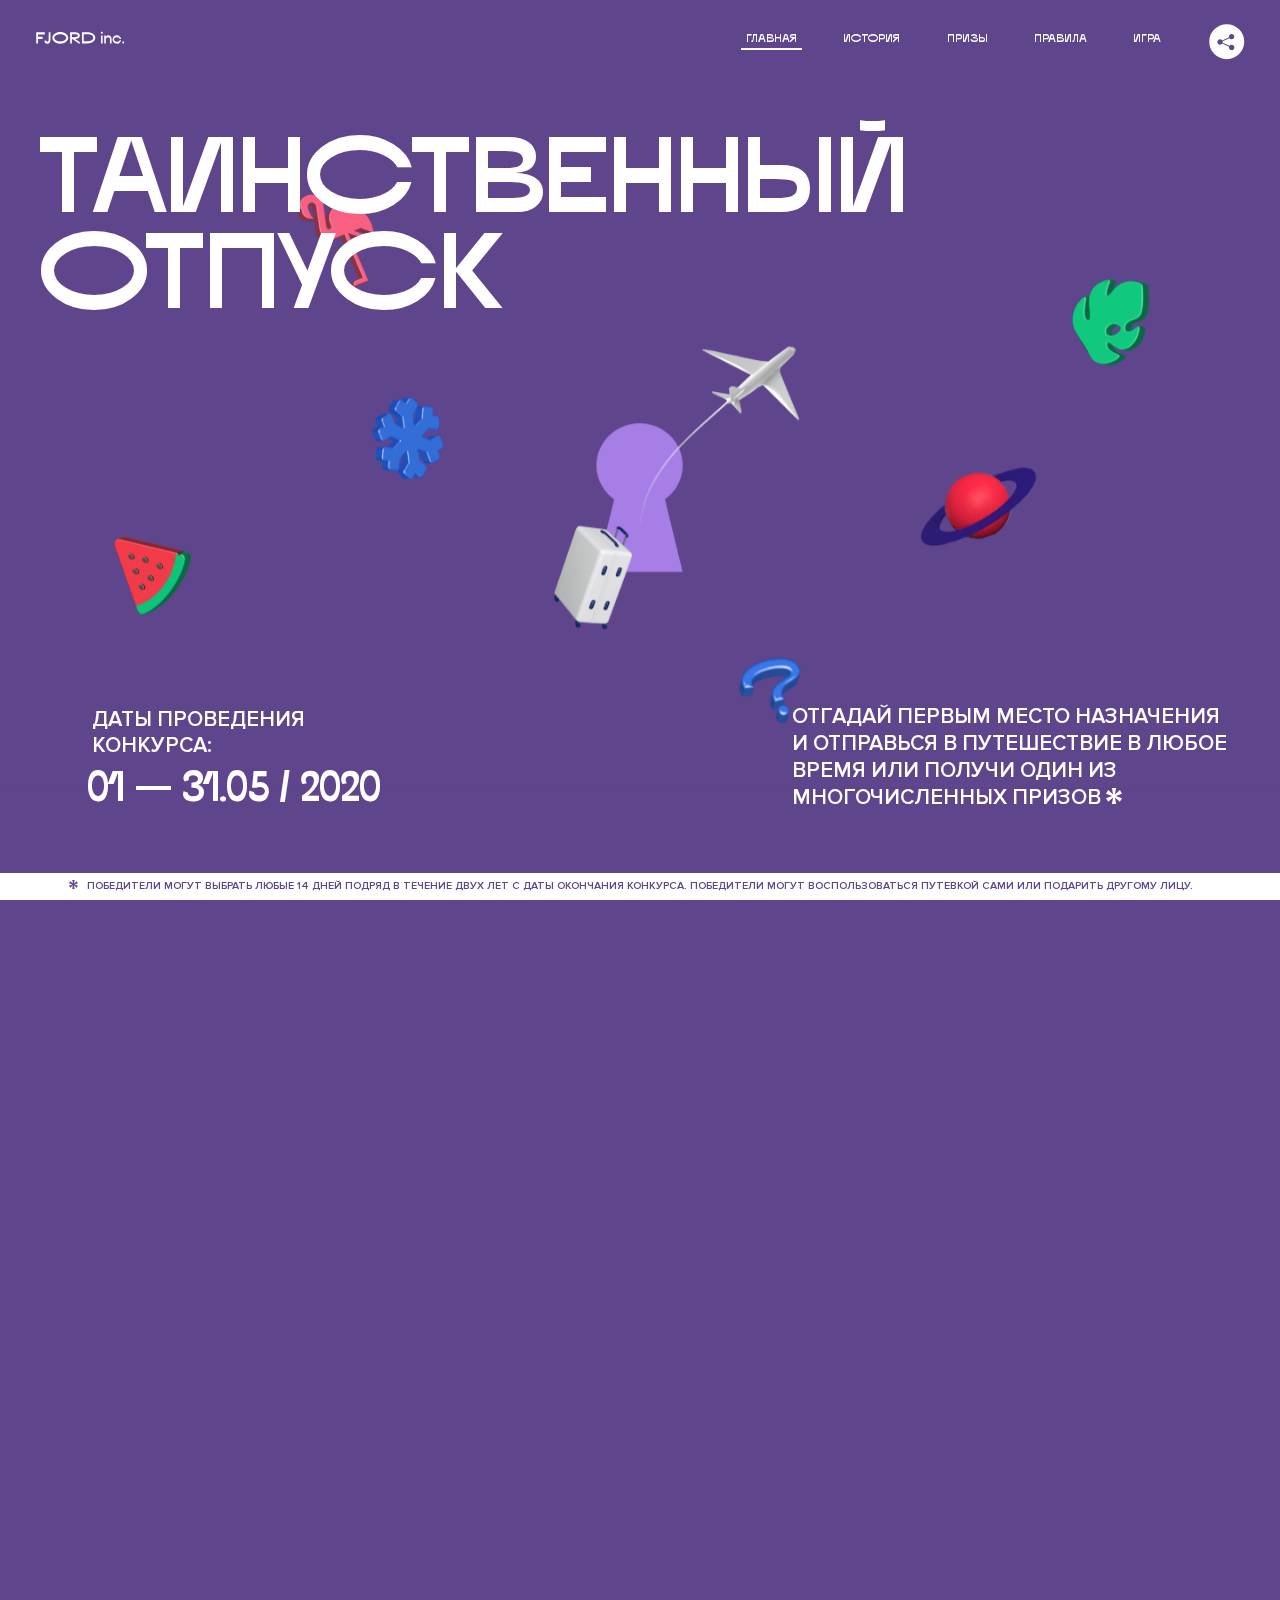
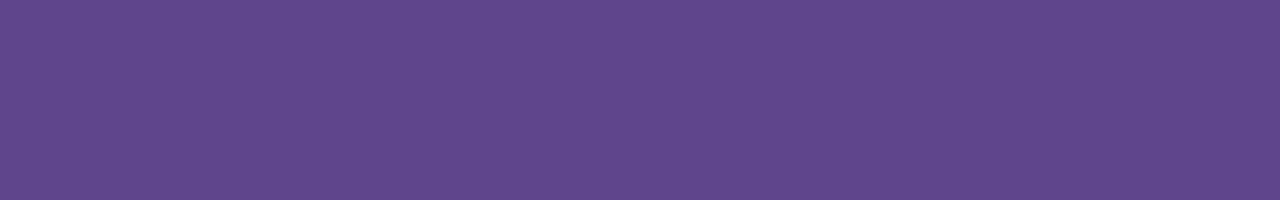
<file: 3/index.html>
<!DOCTYPE html>
<html lang="ru">
<head>
  <meta charset="UTF-8">
  <meta name="description" content="">
  <meta name="viewport" content="width=device-width, initial-scale=1.0">
  <meta http-equiv="X-UA-Compatible" content="ie=edge">
  <title>Mysterious Vacation</title>
<link href="css/style.min.css" rel="stylesheet">  <base href="https://htmlacademy-animation.github.io/625707-magic-vacation-1/3/">
</head>
<body>

  <header class="page-header js-header">
    <div class="page-header__wrapper">
      <a href="#" class="page-header__logo" aria-label="Перейти на страницу FJORD.Inc">
        <svg width="100" height="15" viewBox="0 0 100 15" fill="none" xmlns="http://www.w3.org/2000/svg">
          <path d="M0.26 1.4V14H2.276V8.906H7.334V6.44H2.276V3.848H9.872V1.4H0.26ZM12.733 14.36C15.127 14.36 16.243 12.65 16.243 9.5V1.4H14.263V8.96C14.263 11.21 13.723 11.876 12.733 11.876C11.833 11.876 11.473 11.3 11.347 10.58L9.36702 10.94C9.63702 13.046 10.663 14.36 12.733 14.36ZM18.3918 7.7C18.3918 11.372 22.3878 14.36 27.3198 14.36C32.2518 14.36 36.2478 11.372 36.2478 7.7C36.2478 4.028 32.2518 1.04 27.3198 1.04C22.3878 1.04 18.3918 4.028 18.3918 7.7ZM20.6058 7.7C20.6058 5.378 23.6118 3.524 27.3198 3.524C30.9918 3.524 33.9798 5.378 33.9798 7.7C33.9798 10.004 30.9918 11.858 27.3198 11.858C23.6118 11.858 20.6058 10.004 20.6058 7.7ZM40.403 14V8.906H40.799L49.079 14.702V12.38L44.039 8.906H44.201C47.999 8.906 49.277 7.304 49.277 5.162C49.277 3.092 47.999 1.4 44.201 1.4H38.387V14H40.403ZM43.535 3.722C45.785 3.722 47.045 4.136 47.045 5.432C47.045 6.764 45.785 7.034 43.535 7.034H40.403V3.722H43.535ZM51.6936 1.382V14H57.8676C62.7456 14 66.7236 11.534 66.7236 7.7C66.7236 3.848 62.7456 1.382 57.8676 1.382H51.6936ZM53.7096 11.624V3.722H57.5436C61.5396 3.722 64.4916 5.018 64.4916 7.7C64.4916 10.238 61.5396 11.624 57.5436 11.624H53.7096ZM73.1832 14.018H74.9832V5H73.1832V14.018ZM72.9132 1.976C72.9132 2.57 73.3992 3.092 74.0832 3.092C74.7492 3.092 75.2352 2.57 75.2352 1.976C75.2352 1.382 74.7672 0.805999 74.0832 0.805999C73.3812 0.805999 72.9132 1.382 72.9132 1.976ZM76.7867 14H78.5687V9.104C78.7487 8.006 79.5947 6.962 81.0887 6.962C82.1147 6.962 83.2667 7.448 83.2667 9.554V14H85.0487V9.014C85.0487 6.152 83.2307 4.73 81.3587 4.73C79.9187 4.73 79.0727 5.558 78.5687 6.854V5H76.7867V14ZM90.9898 14.27C93.5098 14.27 95.3818 12.506 95.7238 10.328H94.0498C93.7258 11.3 92.6998 12.02 90.9898 12.02C88.8478 12.02 87.7678 10.922 87.7678 9.59C87.7678 8.24 88.8478 6.962 90.9898 6.962C92.7538 6.962 93.7978 7.844 94.0858 8.924H95.7418C95.4358 6.71 93.6178 4.73 90.9898 4.73C88.0918 4.73 86.1298 7.124 86.1298 9.59C86.1298 12.074 88.1278 14.27 90.9898 14.27ZM97.0693 12.938C97.0693 13.658 97.5553 14.144 98.2753 14.144C98.9953 14.144 99.4813 13.658 99.4813 12.938C99.4813 12.2 98.9953 11.714 98.2753 11.714C97.5553 11.714 97.0693 12.2 97.0693 12.938Z" fill="currentColor"></path>
        </svg>
      </a>
      <button class="page-header__toggler js-menu-toggler" type="button" aria-label="Управление мобильным меню"><span>Меню</span></button>
      <nav class="page-header__nav">
        <div class="page-header__menu js-menu" id="menu">
          <ul>
            <li>
              <a class="js-menu-link" href="#top" data-href="top">главная</a>
            </li>
            <li>
              <a class="js-menu-link" href="#story" data-href="story">история</a>
            </li>
            <li>
              <a class="js-menu-link" href="#prizes" data-href="prizes">призы</a>
            </li>
            <li>
              <a class="js-menu-link" href="#rules" data-href="rules">правила</a>
            </li>
            <li>
              <a class="js-menu-link" href="#game" data-href="game">игра</a>
            </li>
          </ul>
        </div>
        <div class="page-header__social">
          <div class="social-block js-social-block">
            <button class="social-block__toggler" aria-label="Управлять блоком с социальными кнопками">
              <svg width="26" height="22" viewBox="0 0 27 22" fill="none" xmlns="http://www.w3.org/2000/svg">
                <path d="M19.6721 7.43664C21.6273 7.43664 23.213 5.85095 23.213 3.89566C23.213 1.94037 21.6273 0.354675 19.6721 0.354675C17.7168 0.354675 16.1311 1.94037 16.1311 3.89566C16.1311 4.19968 16.1728 4.49178 16.2458 4.77345L7.21751 8.95527C6.57519 8.05214 5.52303 7.46049 4.33078 7.46049C2.37549 7.46049 0.789795 9.04618 0.789795 11.0015C0.789795 12.9568 2.37549 14.5425 4.33078 14.5425C5.52303 14.5425 6.57668 13.9508 7.21751 13.0477L16.2458 17.2295C16.1743 17.5112 16.1311 17.8033 16.1311 18.1073C16.1311 20.0626 17.7168 21.6483 19.6721 21.6483C21.6273 21.6483 23.213 20.0626 23.213 18.1073C23.213 16.152 21.6273 14.5663 19.6721 14.5663C18.4798 14.5663 17.4262 15.158 16.7853 16.0611L7.75701 11.8793C7.82854 11.5976 7.87176 11.3055 7.87176 11.0015C7.87176 10.6974 7.83003 10.4053 7.75701 10.1237L16.7853 5.94186C17.4262 6.84499 18.4783 7.43664 19.6721 7.43664Z" fill="currentColor"></path>
              </svg>
            </button>
            <ul class="social-block__list">
              <li>
                <a class="social-block__link social-block__link--fb" href="#" aria-label="Мы на Facebook">
                  <svg width="8" height="17" viewBox="0 0 8 17" fill="none" xmlns="http://www.w3.org/2000/svg">
                    <path d="M4.24646 16.9899H1.09275L1.05793 8.49828H0V5.30707H1.05793V3.81124C1.05793 1.42084 2.57654 0 5.21735 0H7.41758V3.18585H5.30841C4.28262 3.18585 4.2478 3.48582 4.2478 4.24914V5.30707H7.42964L7.16716 8.49828H4.2478V16.9899H4.24646Z" fill="currentColor"></path>
                  </svg>
                </a>
              </li>
              <li>
                <a class="social-block__link social-block__link--insta" href="#" aria-label="Мы в Instagram">
                  <svg width="15" height="15" viewBox="0 0 15 15" fill="none" xmlns="http://www.w3.org/2000/svg">
                    <path d="M11.0197 0H4.19806C2.14246 0 0.471191 1.66993 0.471191 3.72285V10.5499C0.471191 12.6082 2.14112 14.2727 4.19806 14.2727H11.0197C13.0753 14.2727 14.7466 12.6082 14.7466 10.5499V3.72285C14.7466 1.67127 13.0753 0 11.0197 0ZM11.0197 12.4849H4.19806C3.13076 12.4849 2.26432 11.6158 2.26432 10.5512V3.72419C2.26432 2.65956 3.13076 1.79715 4.19806 1.79715H11.0197C12.087 1.79715 12.9535 2.6609 12.9535 3.72419V10.5512C12.9535 11.6145 12.087 12.4849 11.0197 12.4849Z" fill="currentColor"></path>
                    <path d="M7.60887 3.11084C5.38989 3.11084 3.58203 4.9187 3.58203 7.14036C3.58203 9.35532 5.38989 11.1645 7.60887 11.1645C9.83053 11.1645 11.6357 9.35666 11.6357 7.14036C11.6357 4.9187 9.83053 3.11084 7.60887 3.11084ZM7.60887 9.36871C6.37551 9.36871 5.37784 8.37372 5.37784 7.14036C5.37784 5.90699 6.37551 4.90665 7.60887 4.90665C8.83822 4.90665 9.84259 5.90833 9.84259 7.14036C9.84392 8.37238 8.83822 9.36871 7.60887 9.36871Z" fill="currentColor"></path>
                    <path d="M11.3573 2.35962C10.8256 2.35962 10.3931 2.79752 10.3931 3.32381C10.3931 3.85546 10.8256 4.29336 11.3573 4.29336C11.8862 4.29336 12.3215 3.85546 12.3215 3.32381C12.3215 2.79752 11.8862 2.35962 11.3573 2.35962Z" fill="currentColor"></path>
                  </svg>
                </a>
              </li>
              <li>
                <a class="social-block__link social-block__link--vk" href="#" aria-label="Мы ВКонтакте">
                  <svg width="17" height="10" viewBox="0 0 17 10" fill="none" xmlns="http://www.w3.org/2000/svg">
                    <path d="M14.1234 4.9002C14.1234 4.9002 16.3623 1.72708 16.5866 0.680242C16.6595 0.312285 16.4947 0.103188 16.1069 0.103188C16.1069 0.103188 14.8193 0.103188 14.168 0.103188C13.7235 0.103188 13.5587 0.293278 13.4235 0.579768C13.4235 0.579768 12.3724 2.82553 11.0969 4.24712C10.6861 4.70333 10.4781 4.84318 10.2511 4.84318C10.0646 4.84318 9.98625 4.6911 9.98625 4.27834V0.649016C9.98625 0.147997 9.92545 0.00135496 9.5066 0.00135496H6.39628C6.15578 0.00135496 6.0085 0.134417 6.0085 0.324506C6.0085 0.801084 6.73406 0.908351 6.73406 2.20231V4.87305C6.73406 5.40529 6.70569 5.61575 6.45303 5.61575C5.78016 5.61575 4.19528 3.30618 3.30623 0.678887C3.12923 0.145282 2.93737 0 2.43475 0H0.486409C0.205373 0 0 0.190085 0 0.476576C0 0.991172 0.60666 3.40801 2.99277 6.64358C4.59927 8.8201 6.70569 10 8.60269 10C9.76196 10 10.0416 9.80312 10.0416 9.31432V7.63883C10.0416 7.22607 10.2065 7.04956 10.4429 7.04956C10.7078 7.04956 11.1847 7.13238 12.2805 8.22268C13.5843 9.47862 13.6762 10 14.3896 10H16.5676C16.7919 10 17 9.89273 17 9.52342C17 9.02919 16.3623 8.15343 15.384 7.10659C14.9801 6.56755 14.3302 5.98914 14.1248 5.72301C13.8275 5.40801 13.9154 5.23014 14.1234 4.9002Z" fill="currentColor"></path>
                  </svg>
                </a>
              </li>
            </ul>
          </div>
        </div>
      </nav>
    </div>
  </header>

  <main class="page-content">

    <section class="animation-screen"></section>

    <section class="screen screen--hidden screen--intro" id="top">
      <div class="screen__wrapper">
        <div class="intro">
          <h1 class="intro__title">Таинственный отпуск</h1>
          <div class="intro__content">
            <div class="intro__info">
              <p class="intro__label">Даты проведения конкурса:</p>
              <p class="intro__date">01 — 31.05 / 2020</p>
            </div>
            <div class="intro__message">
              <p>
                Отгадай первым место назначения и&nbsp;отправься в&nbsp;путешествие в&nbsp;любое время или получи один из многочисленных призов
                <svg width="16" height="16" viewBox="0 0 10 10" fill="none" xmlns="http://www.w3.org/2000/svg">
                  <path d="M0 6.35337L3.90271 4.99012L0 3.64663L1.34615 1.32374L4.44287 4.01073L3.67364 0H6.34615L5.57692 4.01073L8.65385 1.32374L10 3.64663L6.13405 4.99012L10 6.35337L8.65385 8.65651L5.57692 5.98927L6.34615 10H3.67364L4.44287 5.96952L1.34615 8.65651L0 6.35337Z" fill="currentColor"></path>
                </svg>
              </p>
            </div>
          </div>
        </div>
      </div>
      <div class="screen__footer js-footer">
        <button class="screen__footer-enlarge js-footer-toggler" type="button" aria-label="Показать сообщение">
          <svg width="10" height="10" viewBox="0 0 10 10" fill="none" xmlns="http://www.w3.org/2000/svg">
            <path d="M0 6.35337L3.90271 4.99012L0 3.64663L1.34615 1.32374L4.44287 4.01073L3.67364 0H6.34615L5.57692 4.01073L8.65385 1.32374L10 3.64663L6.13405 4.99012L10 6.35337L8.65385 8.65651L5.57692 5.98927L6.34615 10H3.67364L4.44287 5.96952L1.34615 8.65651L0 6.35337Z" fill="currentColor"></path>
          </svg>
        </button>
        <button class="screen__footer-collapse js-footer-toggler" type="button" aria-label="Скрыть сообщение">
          <svg width="13" height="13" viewBox="0 0 13 13" fill="none" xmlns="http://www.w3.org/2000/svg">
            <line x1="12.3536" y1="0.353553" x2="0.738349" y2="11.9688" stroke="currentColor"></line>
            <line x1="0.738319" y1="0.539925" x2="12.3535" y2="12.1551" stroke="currentColor"></line>
          </svg>
        </button>
        <div class="screen__footer-wrapper">
          <div class="screen__footer-announce">
            <p class="screen__footer-label">Даты проведения конкурса:</p>
            <p class="screen__footer-date">01 — 31.05 / 2020</p>
          </div>
          <div class="screen__footer-note">
            <p>
              <svg width="10" height="10" viewBox="0 0 10 10" fill="none" xmlns="http://www.w3.org/2000/svg">
                <path d="M0 6.35337L3.90271 4.99012L0 3.64663L1.34615 1.32374L4.44287 4.01073L3.67364 0H6.34615L5.57692 4.01073L8.65385 1.32374L10 3.64663L6.13405 4.99012L10 6.35337L8.65385 8.65651L5.57692 5.98927L6.34615 10H3.67364L4.44287 5.96952L1.34615 8.65651L0 6.35337Z" fill="currentColor"></path>
              </svg>
              <span>Победители могут выбрать любые 14 дней подряд в&nbsp;течение двух лет с&nbsp;даты окончания конкурса. Победители могут воспользоваться путевкой сами или подарить другому лицу.</span>
            </p>
          </div>
        </div>
      </div>
    </section>

    <section class="screen screen--hidden screen--story" id="story">

      <div class="slider swiper-container js-slider">

        <div class="swiper-wrapper">

          <div class="slider__item swiper-slide">
            <h2 class="slider__item-title">История</h2>
            <p class="slider__item-text">Джеймс Таргет был основателем компании &laquo;Fjord Inc.&raquo;. С&nbsp;1965 года &laquo;Fjord Inc.&raquo; прославилась надёжными и&nbsp;удобными чемоданами и&nbsp;аксессуарами для туристов.</p>
          </div>

          <div class="slider__item swiper-slide">
            <p class="slider__item-text">Когда Джеймсу было 7&nbsp;лет, в&nbsp;их&nbsp;доме гостил дядюшка и&nbsp;развлекал детей рассказами о&nbsp;своей поездке в&nbsp;место, показавшееся малышу Таргету невероятным. Тогда Джеймс решил, что однажды посетит его, но&nbsp;не&nbsp;будет рассказывать о&nbsp;мечте, пока не&nbsp;осуществит.</p>
          </div>

          <div class="slider__item swiper-slide">
            <p class="slider__item-text">Джеймс Таргет стал увлеченным путешественником. Он&nbsp;посетил 5&nbsp;континентов, 126&nbsp;стран.</p>
          </div>

          <div class="slider__item swiper-slide">
            <p class="slider__item-text">Он&nbsp;сплавлялся по&nbsp;Амазонке и&nbsp;погружался в&nbsp;пещеры Франции, медитировал в&nbsp;горах Тибета и&nbsp;пожимал руку вождя племени Акугауа.</p>
          </div>

          <div class="slider__item swiper-slide">
            <p class="slider__item-text">Из&nbsp;своих поездок Джеймс Таргет привозил идеи, как сделать свои чемоданы &laquo;Fjord Inc.&raquo; удобными и&nbsp;приспособленными к&nbsp;разным дорожным условиям.</p>
          </div>

          <div class="slider__item swiper-slide">
            <p class="slider__item-text">Всё это время Джеймс не&nbsp;оставлял идею поездки своей мечты. Однако, как только он&nbsp;брался за&nbsp;планирование, возникали препятствия, не&nbsp;позволяющие отправиться туда.</p>
          </div>

          <div class="slider__item swiper-slide">
            <p class="slider__item-text">В&nbsp;возрасте 67&nbsp;лет Джеймс Таргет попал под лавину и&nbsp;погиб. В&nbsp;своём завещании он&nbsp;поручил отправить в&nbsp;заветное путешествие трёх смельчаков, единых с&nbsp;ним духом.</p>
          </div>

          <div class="slider__item swiper-slide">
            <p class="slider__item-text">Тех, кто сможет узнать таинственное место, задавая вопросы специально обученному ИИ&nbsp;&laquo;Соне&raquo;, ждет фантастическое путешествие.</p>
          </div>
        </div>
        <div class="slider__controls">
          <button class="slider__control slider__control--prev js-control-prev" type="button" aria-label="Показать предыдущую историю">
            <svg width="12" height="22" viewBox="0 0 12 22" fill="none" xmlns="http://www.w3.org/2000/svg">
              <path d="M11 1L1 11L11 21" stroke="currentColor" stroke-width="2" stroke-linejoin="round"></path>
            </svg>
          </button>
          <button class="slider__control slider__control--next js-control-next" type="button" aria-label="Показать следующую историю">
            <svg width="12" height="22" viewBox="0 0 12 22" fill="none" xmlns="http://www.w3.org/2000/svg">
              <path d="M1 1L11 11L1 21" stroke="currentColor" stroke-width="2" stroke-linejoin="round"></path>
            </svg>
          </button>
        </div>
        <div class="slider__pagination swiper-pagination"></div>
      </div>
    </section>

    <section class="screen screen--hidden screen--prizes" id="prizes">
      <div class="screen__wrapper">
        <div class="prizes">
          <h2 class="prizes__title">ПРизы</h2>
          <div class="prizes__lead">
            <p>Найди ответ и&nbsp;получи один из&nbsp;призов:</p>
          </div>
          <ul class="prizes__list">
            <li class="prizes__item prizes__item--journeys">
              <div class="prizes__icon">
                <picture>
                  <source srcset="img/prize1-mob.svg" media="(orientation: portrait)">
                  <img src="img/prize1.svg" alt="">
                </picture>
              </div>
              <p class="prizes__desc">
                <b>3</b>
                <span>загадочных путешествия</span>
              </p>
            </li>
            <li class="prizes__item prizes__item--cases">
              <div class="prizes__icon">
                <picture>
                  <source srcset="img/prize2-mob.svg" media="(orientation: portrait)">
                  <img src="img/prize2.svg" alt="">
                </picture>
              </div>
              <p class="prizes__desc">
                <b>7</b>
                <span>надежных чемоданов</span>
              </p>
            </li>
            <li class="prizes__item prizes__item--codes">
              <div class="prizes__icon">
                <picture>
                  <source srcset="img/prize3-mob.svg" media="(orientation: portrait)">
                  <img src="img/prize3.svg" alt="">
                </picture>
              </div>
              <p class="prizes__desc">
                <b>900</b>
                <span>
                  промокодов на&nbsp;скидку 15%
                  <svg width="10" height="10" viewBox="0 0 10 10" fill="none" xmlns="http://www.w3.org/2000/svg">
                    <path d="M0 6.35337L3.90271 4.99012L0 3.64663L1.34615 1.32374L4.44287 4.01073L3.67364 0H6.34615L5.57692 4.01073L8.65385 1.32374L10 3.64663L6.13405 4.99012L10 6.35337L8.65385 8.65651L5.57692 5.98927L6.34615 10H3.67364L4.44287 5.96952L1.34615 8.65651L0 6.35337Z" fill="currentColor"></path>
                  </svg>
                </span>
              </p>
            </li>
          </ul>
        </div>
      </div>
      <div class="screen__footer js-footer">
        <button class="screen__footer-enlarge js-footer-toggler" type="button" aria-label="Показать сообщение">
          <svg width="10" height="10" viewBox="0 0 10 10" fill="none" xmlns="http://www.w3.org/2000/svg">
            <path d="M0 6.35337L3.90271 4.99012L0 3.64663L1.34615 1.32374L4.44287 4.01073L3.67364 0H6.34615L5.57692 4.01073L8.65385 1.32374L10 3.64663L6.13405 4.99012L10 6.35337L8.65385 8.65651L5.57692 5.98927L6.34615 10H3.67364L4.44287 5.96952L1.34615 8.65651L0 6.35337Z" fill="currentColor"></path>
          </svg>
        </button>
        <button class="screen__footer-collapse js-footer-toggler" type="button" aria-label="Скрыть сообщение">
          <svg width="13" height="13" viewBox="0 0 13 13" fill="none" xmlns="http://www.w3.org/2000/svg">
            <line x1="12.3536" y1="0.353553" x2="0.738349" y2="11.9688" stroke="currentColor"></line>
            <line x1="0.738319" y1="0.539925" x2="12.3535" y2="12.1551" stroke="currentColor"></line>
          </svg>
        </button>
        <div class="screen__footer-wrapper">
          <div class="screen__footer-announce">
            <p class="screen__footer-label">Даты проведения конкурса:</p>
            <p class="screen__footer-date">01 — 31.05 / 2020</p>
          </div>
          <div class="screen__footer-note">
            <p>
              <svg width="10" height="10" viewBox="0 0 10 10" fill="none" xmlns="http://www.w3.org/2000/svg">
                <path d="M0 6.35337L3.90271 4.99012L0 3.64663L1.34615 1.32374L4.44287 4.01073L3.67364 0H6.34615L5.57692 4.01073L8.65385 1.32374L10 3.64663L6.13405 4.99012L10 6.35337L8.65385 8.65651L5.57692 5.98927L6.34615 10H3.67364L4.44287 5.96952L1.34615 8.65651L0 6.35337Z" fill="currentColor"></path>
              </svg>
              <span>Скидка&nbsp;15% на&nbsp;единоразовое приобретение путёвки с&nbsp;1&nbsp;июня 2020 по&nbsp;31&nbsp;мая 2022&nbsp;года. Суммируется с&nbsp;другими акциями</span>
            </p>
          </div>
        </div>
      </div>
    </section>

    <section class="screen screen--hidden screen--rules" id="rules">
      <div class="screen__wrapper">
        <div class="rules">
          <h2 class="rules__title">Правила</h2>
          <div class="rules__lead">
            <p>Для того чтобы получить наследство Джеймса Таргета, тебе нужно выведать у&nbsp;&laquo;Сони&raquo;, куда предстоит отправиться тебе в&nbsp;случае победы</p>
          </div>
          <ol class="rules__list">
            <li class="rules__item">
              <p>Тебе отводится <br>5&nbsp;минут</p>
            </li>
            <li class="rules__item">
              <p>Задавай любые вопросы в&nbsp;текстовом поле</p>
            </li>
            <li class="rules__item">
              <p>Нажимай кнопку &laquo;Узнать&raquo;, чтобы получить ответ</p>
            </li>
            <li class="rules__item">
              <p>&laquo;Соня&raquo; может отвечать только&nbsp;Да или Нет</p>
            </li>
          </ol>
          <a href="#game" class="rules__link btn">Погнали!</a>
        </div>
      </div>
      <div class="screen__disclaimer">
        <div class="disclaimer">
          <ul>
            <li>
              <a href="#">Правовая информация</a>
            </li>
            <li>
              <a href="#">Подробные правила</a>
            </li>
          </ul>
        </div>
      </div>
    </section>

    <section class="screen screen--hidden screen--game" id="game">
      <div class="screen__wrapper">
        <div class="game">
          <div class="game__header">
            <h2 class="game__title">Игра</h2>
            <div class="game__counter">
              <span>05</span>:<span>00</span>
            </div>
          </div>
          <div class="game__body">
            <div class="chat">
              <div class="chat__body js-chat">
                <ul class="chat__list" id="messages"></ul>
              </div>
              <div class="chat__footer">
                <form action="#" method="post" class="form" id="message-form">
                  <label for="message-field" class="visually-hidden">Поле для ввода вопроса</label>
                  <input type="text" class="form__field" placeholder="задай вопрос" id="message-field">
                  <button class="form__button btn">
                    Узнать
                    <svg width="18" height="19" viewBox="0 0 18 19" fill="none" xmlns="http://www.w3.org/2000/svg">
                      <path stroke="currentColor" stroke-width="2" d="M9 19V1"></path>
                      <path d="M1 9l8-8 8 8" stroke="currentColor" stroke-width="2" stroke-linejoin="round"></path>
                    </svg>
                  </button>
                </form>
              </div>
            </div>
          </div>
          <!-- временные кнопки для показа результата -->
          <div class="game__buttons">
            <button class="game__button btn js-show-result" type="button" data-target="result">Положительный результат</button>
            <button class="game__button btn js-show-result" type="button" data-target="result2">Положительный результат - 2</button>
            <button class="game__button btn js-show-result" type="button" data-target="result3">Отрицательный результат</button>
          </div>
        </div>
      </div>
    </section>

    <section class="screen screen--hidden screen--result" id="result">
      <div class="screen__wrapper">
        <div class="result result--trip">
          <div class="result__image">
            <picture>
              <source srcset="img/result1-mob.png 1x, img/result1-mob@2x.png 2x" media="(max-width: 768px) and (orientation: portrait)">
              <img src="img/result1.png" srcset="img/result1@2x.png 2x" alt="">
            </picture>
          </div>
          <h2 class="result__title">
            <span class="visually-hidden">ПОбеда!</span>
            <svg xmlns="http://www.w3.org/2000/svg" viewBox="0 0 568.85 109.24">
              <path d="M16,24.44V92H2.6V8H75V92H61.52V24.44H16Z" transform="translate(-2.1 -1.5)" fill="none" stroke="currentColor"></path>
              <path d="M148.76,5.6c32.88,0,59.52,19.92,59.52,44.4s-26.64,44.4-59.52,44.4S89.24,74.48,89.24,50,115.88,5.6,148.76,5.6Zm0,72.12c24.48,0,44.4-12.36,44.4-27.72s-19.92-27.84-44.4-27.84C124,22.16,104,34.52,104,50S124,77.72,148.76,77.72Z" transform="translate(-2.1 -1.5)" fill="none" stroke="currentColor"></path>
              <path d="M287.36,8V24.44H236v14.4h25.32c25.44,0,34,11.16,34,26.52,0,15.6-8.52,26.64-34,26.64H222.56V8h64.8ZM256.88,76.52c15.12,0,23.52-2,23.52-11.52S272,54.44,256.88,54.44H236V76.52h20.88Z" transform="translate(-2.1 -1.5)" fill="none" stroke="currentColor"></path>
              <path d="M371.47,8V24.44H320.84V41.6h33.6V58h-33.6V75.56h50.64V92H307.4V8h64.08Z" transform="translate(-2.1 -1.5)" fill="none" stroke="currentColor"></path>
              <path d="M382.39,110.24V75.56h7.44c4.56-4.68,7.8-18.36,8.76-56L399,8h48.6V75.56h10v34.68H442.87V92H397v18.24H382.39Zm51.72-34.68V24.44H411.55v3.12c-0.48,22.44-3.24,37.68-7.2,48h29.76Z" transform="translate(-2.1 -1.5)" fill="none" stroke="currentColor"></path>
              <path d="M463.75,92l28-84h27.12l28.08,84H533.47l-7.8-23.52h-37.8L480.07,92H463.75Zm56.64-40L507,11.84,493.51,52h26.88Z" transform="translate(-2.1 -1.5)" fill="none" stroke="currentColor"></path>
              <path d="M554.12,70.4L555.55,2H569l1.44,68.4H554.12Zm8.28,6.36c4.8,0,8,3.24,8,8.16a8,8,0,1,1-16.08,0C554.35,80,557.59,76.76,562.39,76.76Z" transform="translate(-2.1 -1.5)" fill="none" stroke="currentColor"></path>
            </svg>
          </h2>
          <div class="result__text">
            <p>ты&nbsp;отправляешься в&nbsp;Арктику!</p>
          </div>
          <div class="result__form">
            <form action="#" method="post" class="form form--result">
              <label for="email-field" class="form__label">зарегистрируй результат</label>
              <input type="email" class="form__field" id="email-field" placeholder="e-mail для регистации результата и получения приза" required="">
              <button class="form__button btn">
                отправить
                <svg width="18" height="19" viewBox="0 0 18 19" fill="none" xmlns="http://www.w3.org/2000/svg">
                  <path stroke="currentColor" stroke-width="2" d="M9 19V1"></path>
                  <path d="M1 9l8-8 8 8" stroke="currentColor" stroke-width="2" stroke-linejoin="round"></path>
                </svg>
              </button>
            </form>
          </div>
        </div>
      </div>
    </section>

    <section class="screen screen--hidden screen--result" id="result2">
      <div class="screen__wrapper">
        <div class="result result--prize">
          <div class="result__image">
            <picture>
              <source srcset="img/result2-mob.png 1x, img/result2-mob@2x.png 2x" media="(max-width: 768px) and (orientation: portrait)">
              <img src="img/result2.png" srcset="img/result2@2x.png 2x" alt="">
            </picture>
          </div>
          <h2 class="result__title">
            <span class="visually-hidden">ПОбеда!</span>
            <svg xmlns="http://www.w3.org/2000/svg" viewBox="0 0 568.85 109.24">
              <path d="M16,24.44V92H2.6V8H75V92H61.52V24.44H16Z" transform="translate(-2.1 -1.5)" fill="none" stroke="currentColor"></path>
              <path d="M148.76,5.6c32.88,0,59.52,19.92,59.52,44.4s-26.64,44.4-59.52,44.4S89.24,74.48,89.24,50,115.88,5.6,148.76,5.6Zm0,72.12c24.48,0,44.4-12.36,44.4-27.72s-19.92-27.84-44.4-27.84C124,22.16,104,34.52,104,50S124,77.72,148.76,77.72Z" transform="translate(-2.1 -1.5)" fill="none" stroke="currentColor"></path>
              <path d="M287.36,8V24.44H236v14.4h25.32c25.44,0,34,11.16,34,26.52,0,15.6-8.52,26.64-34,26.64H222.56V8h64.8ZM256.88,76.52c15.12,0,23.52-2,23.52-11.52S272,54.44,256.88,54.44H236V76.52h20.88Z" transform="translate(-2.1 -1.5)" fill="none" stroke="currentColor"></path>
              <path d="M371.47,8V24.44H320.84V41.6h33.6V58h-33.6V75.56h50.64V92H307.4V8h64.08Z" transform="translate(-2.1 -1.5)" fill="none" stroke="currentColor"></path>
              <path d="M382.39,110.24V75.56h7.44c4.56-4.68,7.8-18.36,8.76-56L399,8h48.6V75.56h10v34.68H442.87V92H397v18.24H382.39Zm51.72-34.68V24.44H411.55v3.12c-0.48,22.44-3.24,37.68-7.2,48h29.76Z" transform="translate(-2.1 -1.5)" fill="none" stroke="currentColor"></path>
              <path d="M463.75,92l28-84h27.12l28.08,84H533.47l-7.8-23.52h-37.8L480.07,92H463.75Zm56.64-40L507,11.84,493.51,52h26.88Z" transform="translate(-2.1 -1.5)" fill="none" stroke="currentColor"></path>
              <path d="M554.12,70.4L555.55,2H569l1.44,68.4H554.12Zm8.28,6.36c4.8,0,8,3.24,8,8.16a8,8,0,1,1-16.08,0C554.35,80,557.59,76.76,562.39,76.76Z" transform="translate(-2.1 -1.5)" fill="none" stroke="currentColor"></path>
            </svg>
          </h2>
          <div class="result__text">
            <p>чемодан &laquo;Fjord&nbsp;Inc.&raquo;&nbsp;твой</p>
          </div>
          <div class="result__form">
            <form action="#" method="post" class="form form--result">
              <label for="email-field2" class="form__label">зарегистрируй результат</label>
              <input type="email" class="form__field" id="email-field2" placeholder="e-mail для регистации результата и получения приза" required="">
              <button class="form__button btn">
                отправить
                <svg width="18" height="19" viewBox="0 0 18 19" fill="none" xmlns="http://www.w3.org/2000/svg">
                  <path stroke="currentColor" stroke-width="2" d="M9 19V1"></path>
                  <path d="M1 9l8-8 8 8" stroke="currentColor" stroke-width="2" stroke-linejoin="round"></path>
                </svg>
              </button>
            </form>
          </div>
        </div>
      </div>
    </section>

    <section class="screen screen--hidden screen--result" id="result3">
      <div class="screen__wrapper">
        <div class="result result--negative">
          <div class="result__image">
            <picture>
              <source srcset="img/result3-mob.png 1x, img/result3-mob@2x.png 2x" media="(max-width: 768px) and (orientation: portrait)">
              <img src="img/result3.png" srcset="img/result3@2x.png 2x" alt="">
            </picture>
          </div>
          <h2 class="result__title">
            <span class="visually-hidden">Не угадал!</span>
            <svg xmlns="http://www.w3.org/2000/svg" viewBox="0 0 660.77 109.24">
              <path d="M2.66,92V8H16.1V42.2H53.3V8H66.74V92H53.3V58.64H16.1V92H2.66Z" transform="translate(-2.16 -1.5)" fill="none" stroke="currentColor"></path>
              <path d="M147.62,8V24.44H97V41.6h33.6V58H97V75.56h50.64V92H83.54V8h64.08Z" transform="translate(-2.16 -1.5)" fill="none" stroke="currentColor"></path>
              <path d="M199.22,8l20.52,42.36L235.34,8h16.44l-31,84H204.38l9.48-25.92L185.78,8h13.44Z" transform="translate(-2.16 -1.5)" fill="none" stroke="currentColor"></path>
              <path d="M273.74,24.44V92H260.3V8h50.16V24.44H273.74Z" transform="translate(-2.16 -1.5)" fill="none" stroke="currentColor"></path>
              <path d="M307.1,92l28-84h27.12l28.08,84H376.82L369,68.48h-37.8L323.42,92H307.1Zm56.64-40L350.3,11.84,336.86,52h26.88Z" transform="translate(-2.16 -1.5)" fill="none" stroke="currentColor"></path>
              <path d="M396.38,110.24V75.56h7.44c4.56-4.68,7.8-18.36,8.76-56L412.94,8h48.6V75.56h10v34.68H456.86V92H411v18.24H396.38ZM448.1,75.56V24.44H425.54v3.12c-0.48,22.44-3.24,37.68-7.2,48H448.1Z" transform="translate(-2.16 -1.5)" fill="none" stroke="currentColor"></path>
              <path d="M477.74,92l28-84h27.12L560.9,92H547.46l-7.8-23.52h-37.8L494.06,92H477.74Zm56.64-40-13.44-40.2L507.5,52h26.88Z" transform="translate(-2.16 -1.5)" fill="none" stroke="currentColor"></path>
              <path d="M568.7,76.88a13.77,13.77,0,0,0,5,1c6.6,0,10.44-6.24,12-58.32L586.22,8h46.2V92H619V24.44H598.82l-0.12,3.12C597.14,81,589,94.4,573.74,94.4a28.55,28.55,0,0,1-6.72-.84Z" transform="translate(-2.16 -1.5)" fill="none" stroke="currentColor"></path>
              <path d="M646.1,70.4L647.54,2H661l1.44,68.4H646.1Zm8.28,6.36c4.8,0,8,3.24,8,8.16a8,8,0,0,1-16.08,0C646.34,80,649.58,76.76,654.38,76.76Z" transform="translate(-2.16 -1.5)" fill="none" stroke="currentColor"></path>
            </svg>
          </h2>
          <button class="result__button js-play" type="button">
            не сдавайся!
            <span>
              <svg width="27" height="22" viewBox="0 0 27 22" fill="none" xmlns="http://www.w3.org/2000/svg">
                <path d="M10.6899 1.47998C5.42992 1.47998 1.16992 5.73998 1.16992 11C1.16992 16.26 5.42992 20.52 10.6899 20.52C15.9499 20.52 20.2099 16.26 20.2099 11V7.13998" stroke="currentColor" stroke-width="2" stroke-miterlimit="10"></path>
                <path d="M15.1099 12.5099L20.1499 7.13989L25.3099 12.6299" stroke="currentColor" stroke-width="2" stroke-miterlimit="10" stroke-linejoin="round"></path>
              </svg>
            </span>
          </button>
        </div>
      </div>
    </section>
    <section class="screen__background"></section>
  </main>

<script src="js/script.js"></script></body>
</html>
</file>
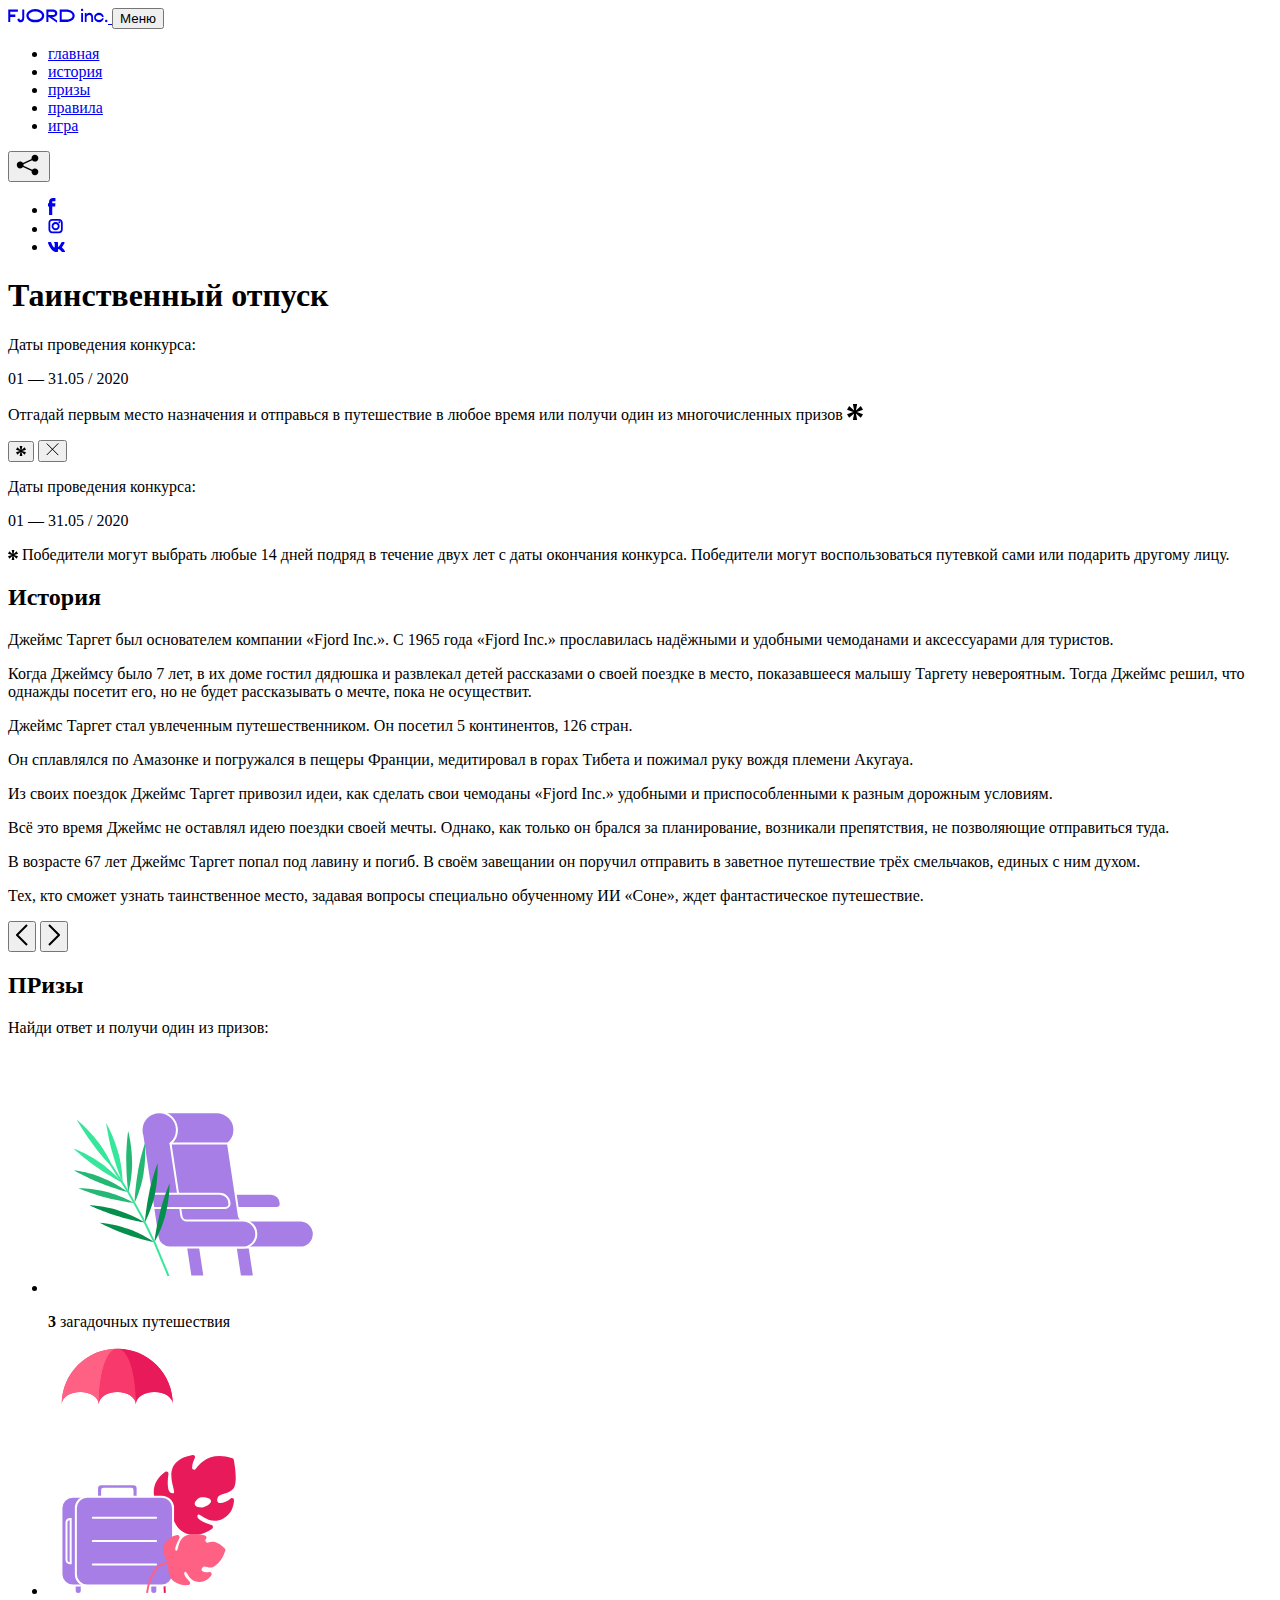
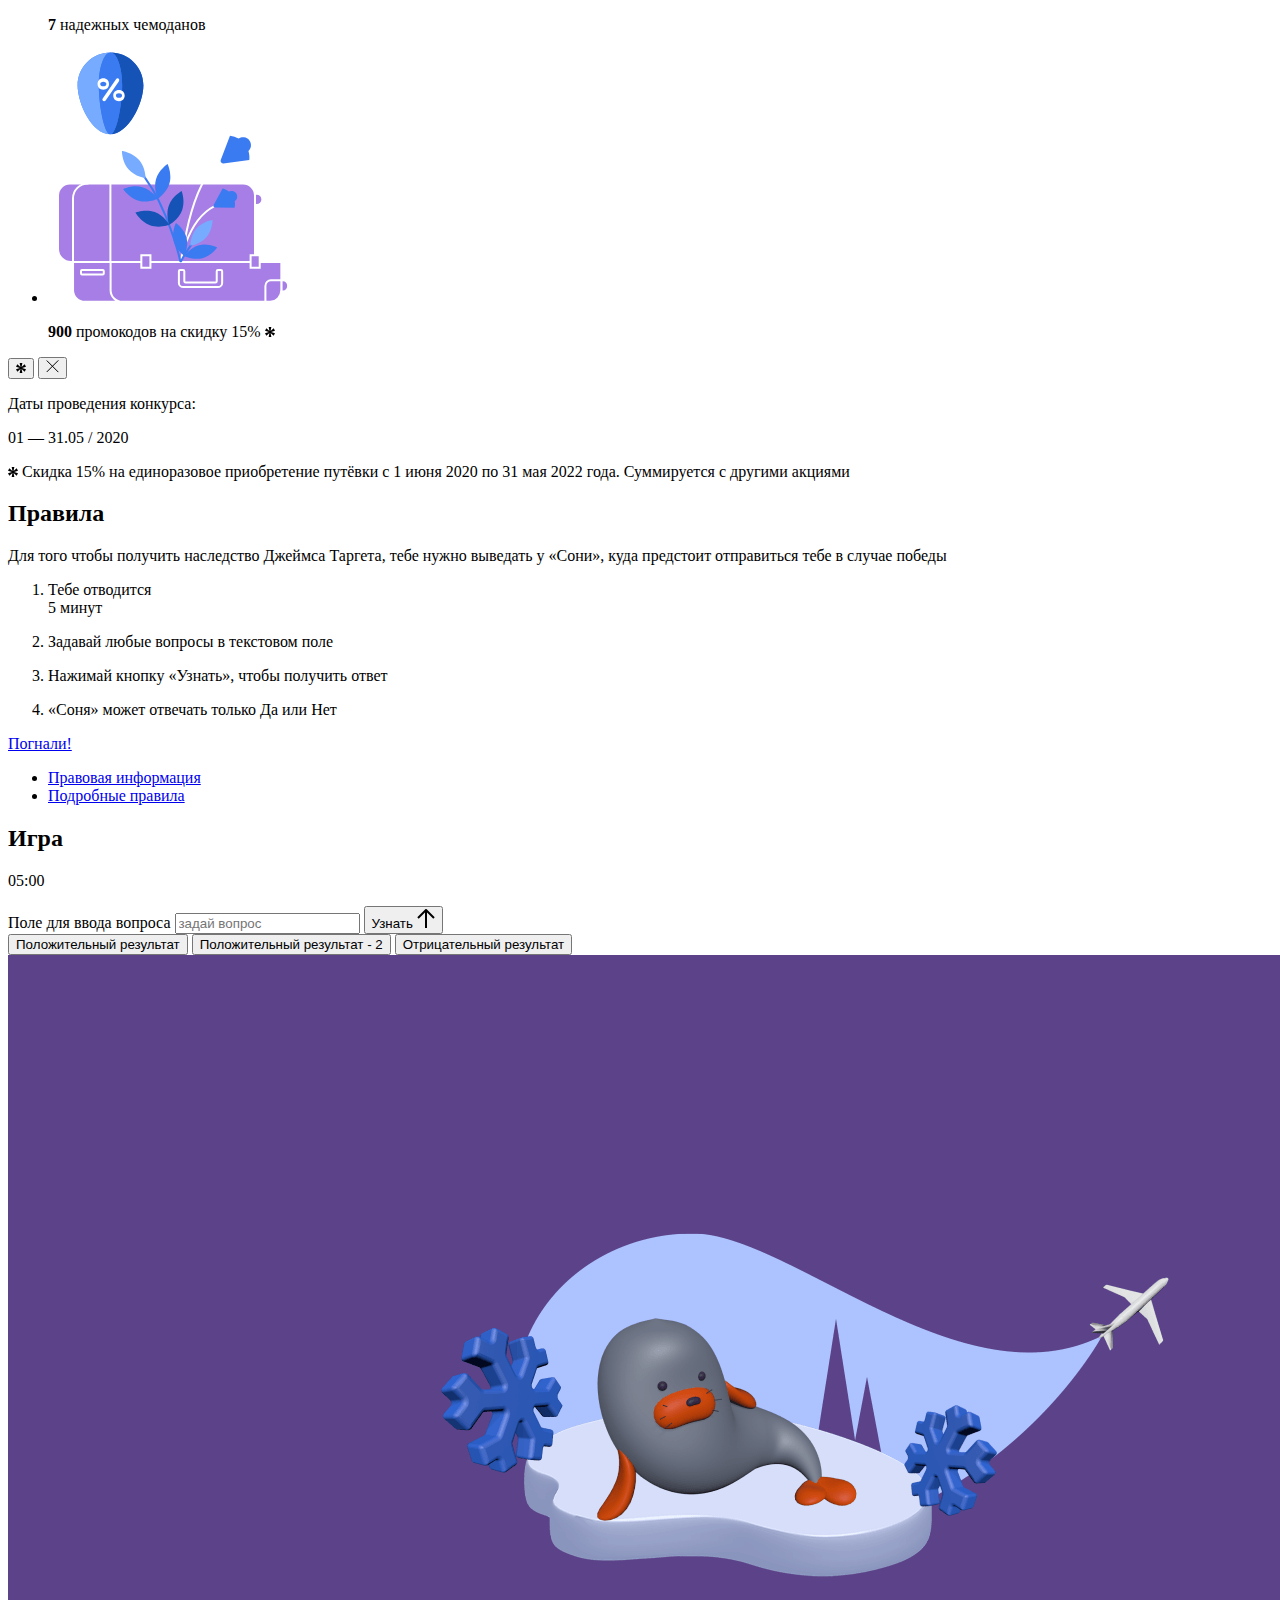
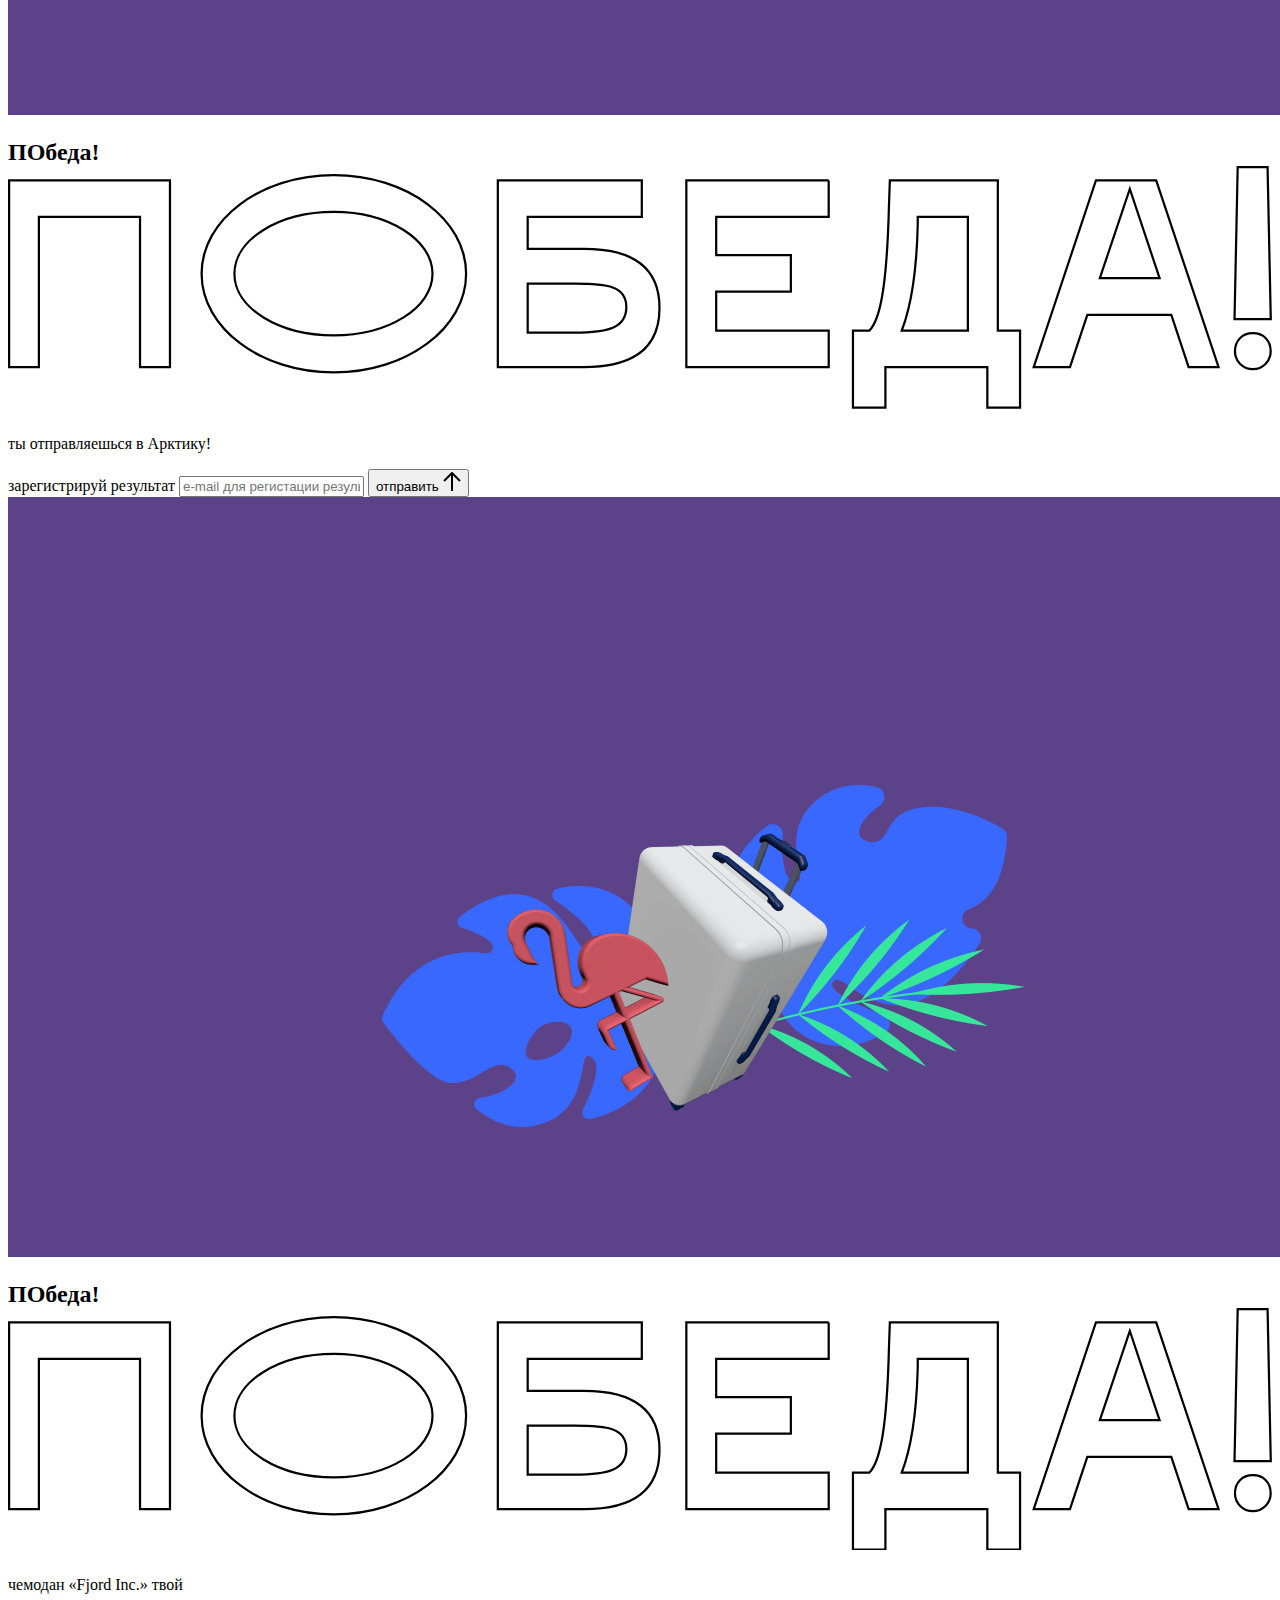
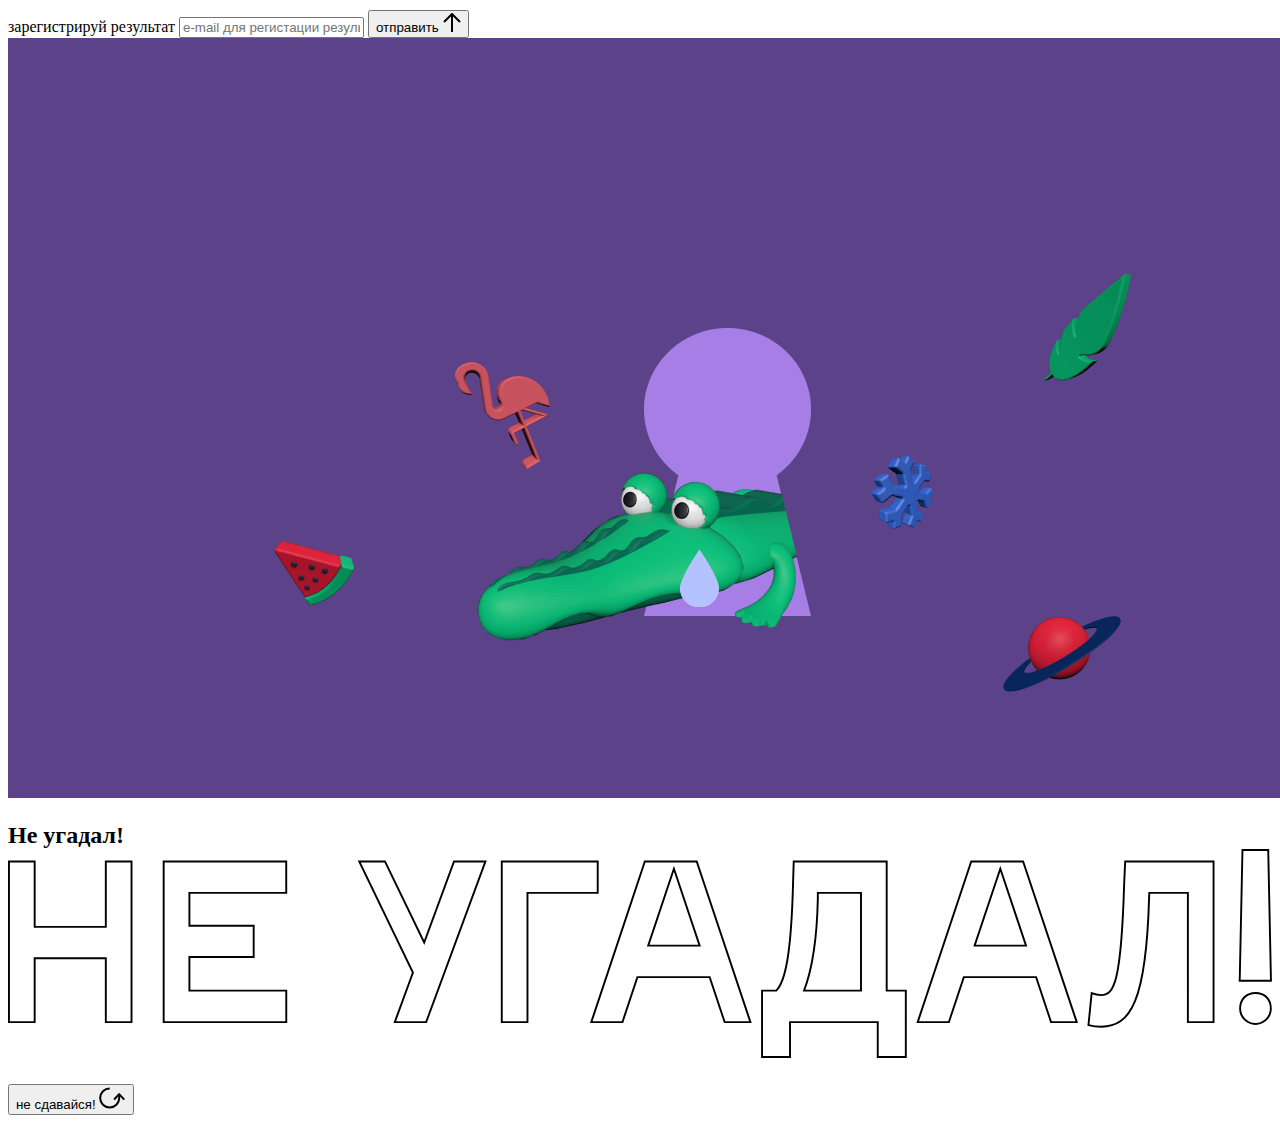
<file: source/index.html>
<!DOCTYPE html>
<html lang="ru">
<head>
  <meta charset="UTF-8">
  <meta name="description" content="">
  <meta name="viewport" content="width=device-width, initial-scale=1.0">
  <meta http-equiv="X-UA-Compatible" content="ie=edge">
  <title>Mysterious Vacation</title>
</head>
<body>

  <header class="page-header js-header">
    <div class="page-header__wrapper">
      <a href="#" class="page-header__logo" aria-label="Перейти на страницу FJORD.Inc">
        <svg width="100" height="15" viewBox="0 0 100 15" fill="none" xmlns="http://www.w3.org/2000/svg">
          <path d="M0.26 1.4V14H2.276V8.906H7.334V6.44H2.276V3.848H9.872V1.4H0.26ZM12.733 14.36C15.127 14.36 16.243 12.65 16.243 9.5V1.4H14.263V8.96C14.263 11.21 13.723 11.876 12.733 11.876C11.833 11.876 11.473 11.3 11.347 10.58L9.36702 10.94C9.63702 13.046 10.663 14.36 12.733 14.36ZM18.3918 7.7C18.3918 11.372 22.3878 14.36 27.3198 14.36C32.2518 14.36 36.2478 11.372 36.2478 7.7C36.2478 4.028 32.2518 1.04 27.3198 1.04C22.3878 1.04 18.3918 4.028 18.3918 7.7ZM20.6058 7.7C20.6058 5.378 23.6118 3.524 27.3198 3.524C30.9918 3.524 33.9798 5.378 33.9798 7.7C33.9798 10.004 30.9918 11.858 27.3198 11.858C23.6118 11.858 20.6058 10.004 20.6058 7.7ZM40.403 14V8.906H40.799L49.079 14.702V12.38L44.039 8.906H44.201C47.999 8.906 49.277 7.304 49.277 5.162C49.277 3.092 47.999 1.4 44.201 1.4H38.387V14H40.403ZM43.535 3.722C45.785 3.722 47.045 4.136 47.045 5.432C47.045 6.764 45.785 7.034 43.535 7.034H40.403V3.722H43.535ZM51.6936 1.382V14H57.8676C62.7456 14 66.7236 11.534 66.7236 7.7C66.7236 3.848 62.7456 1.382 57.8676 1.382H51.6936ZM53.7096 11.624V3.722H57.5436C61.5396 3.722 64.4916 5.018 64.4916 7.7C64.4916 10.238 61.5396 11.624 57.5436 11.624H53.7096ZM73.1832 14.018H74.9832V5H73.1832V14.018ZM72.9132 1.976C72.9132 2.57 73.3992 3.092 74.0832 3.092C74.7492 3.092 75.2352 2.57 75.2352 1.976C75.2352 1.382 74.7672 0.805999 74.0832 0.805999C73.3812 0.805999 72.9132 1.382 72.9132 1.976ZM76.7867 14H78.5687V9.104C78.7487 8.006 79.5947 6.962 81.0887 6.962C82.1147 6.962 83.2667 7.448 83.2667 9.554V14H85.0487V9.014C85.0487 6.152 83.2307 4.73 81.3587 4.73C79.9187 4.73 79.0727 5.558 78.5687 6.854V5H76.7867V14ZM90.9898 14.27C93.5098 14.27 95.3818 12.506 95.7238 10.328H94.0498C93.7258 11.3 92.6998 12.02 90.9898 12.02C88.8478 12.02 87.7678 10.922 87.7678 9.59C87.7678 8.24 88.8478 6.962 90.9898 6.962C92.7538 6.962 93.7978 7.844 94.0858 8.924H95.7418C95.4358 6.71 93.6178 4.73 90.9898 4.73C88.0918 4.73 86.1298 7.124 86.1298 9.59C86.1298 12.074 88.1278 14.27 90.9898 14.27ZM97.0693 12.938C97.0693 13.658 97.5553 14.144 98.2753 14.144C98.9953 14.144 99.4813 13.658 99.4813 12.938C99.4813 12.2 98.9953 11.714 98.2753 11.714C97.5553 11.714 97.0693 12.2 97.0693 12.938Z" fill="currentColor"/>
        </svg>
      </a>
      <button class="page-header__toggler js-menu-toggler" type="button" aria-label="Управление мобильным меню"><span>Меню</span></button>
      <nav class="page-header__nav">
        <div class="page-header__menu js-menu" id="menu">
          <ul>
            <li>
              <a class="js-menu-link" href="#top" data-href="top">главная</a>
            </li>
            <li>
              <a class="js-menu-link" href="#story" data-href="story">история</a>
            </li>
            <li>
              <a class="js-menu-link" href="#prizes" data-href="prizes">призы</a>
            </li>
            <li>
              <a class="js-menu-link" href="#rules" data-href="rules">правила</a>
            </li>
            <li>
              <a class="js-menu-link" href="#game" data-href="game">игра</a>
            </li>
          </ul>
        </div>
        <div class="page-header__social">
          <div class="social-block js-social-block">
            <button class="social-block__toggler" aria-label="Управлять блоком с социальными кнопками">
              <svg width="26" height="22" viewBox="0 0 27 22" fill="none" xmlns="http://www.w3.org/2000/svg">
                <path d="M19.6721 7.43664C21.6273 7.43664 23.213 5.85095 23.213 3.89566C23.213 1.94037 21.6273 0.354675 19.6721 0.354675C17.7168 0.354675 16.1311 1.94037 16.1311 3.89566C16.1311 4.19968 16.1728 4.49178 16.2458 4.77345L7.21751 8.95527C6.57519 8.05214 5.52303 7.46049 4.33078 7.46049C2.37549 7.46049 0.789795 9.04618 0.789795 11.0015C0.789795 12.9568 2.37549 14.5425 4.33078 14.5425C5.52303 14.5425 6.57668 13.9508 7.21751 13.0477L16.2458 17.2295C16.1743 17.5112 16.1311 17.8033 16.1311 18.1073C16.1311 20.0626 17.7168 21.6483 19.6721 21.6483C21.6273 21.6483 23.213 20.0626 23.213 18.1073C23.213 16.152 21.6273 14.5663 19.6721 14.5663C18.4798 14.5663 17.4262 15.158 16.7853 16.0611L7.75701 11.8793C7.82854 11.5976 7.87176 11.3055 7.87176 11.0015C7.87176 10.6974 7.83003 10.4053 7.75701 10.1237L16.7853 5.94186C17.4262 6.84499 18.4783 7.43664 19.6721 7.43664Z" fill="currentColor"/>
              </svg>
            </button>
            <ul class="social-block__list">
              <li>
                <a class="social-block__link social-block__link--fb" href="#" aria-label="Мы на Facebook">
                  <svg width="8" height="17" viewBox="0 0 8 17" fill="none" xmlns="http://www.w3.org/2000/svg">
                    <path d="M4.24646 16.9899H1.09275L1.05793 8.49828H0V5.30707H1.05793V3.81124C1.05793 1.42084 2.57654 0 5.21735 0H7.41758V3.18585H5.30841C4.28262 3.18585 4.2478 3.48582 4.2478 4.24914V5.30707H7.42964L7.16716 8.49828H4.2478V16.9899H4.24646Z" fill="currentColor"/>
                  </svg>
                </a>
              </li>
              <li>
                <a class="social-block__link social-block__link--insta" href="#" aria-label="Мы в Instagram">
                  <svg width="15" height="15" viewBox="0 0 15 15" fill="none" xmlns="http://www.w3.org/2000/svg">
                    <path d="M11.0197 0H4.19806C2.14246 0 0.471191 1.66993 0.471191 3.72285V10.5499C0.471191 12.6082 2.14112 14.2727 4.19806 14.2727H11.0197C13.0753 14.2727 14.7466 12.6082 14.7466 10.5499V3.72285C14.7466 1.67127 13.0753 0 11.0197 0ZM11.0197 12.4849H4.19806C3.13076 12.4849 2.26432 11.6158 2.26432 10.5512V3.72419C2.26432 2.65956 3.13076 1.79715 4.19806 1.79715H11.0197C12.087 1.79715 12.9535 2.6609 12.9535 3.72419V10.5512C12.9535 11.6145 12.087 12.4849 11.0197 12.4849Z" fill="currentColor"/>
                    <path d="M7.60887 3.11084C5.38989 3.11084 3.58203 4.9187 3.58203 7.14036C3.58203 9.35532 5.38989 11.1645 7.60887 11.1645C9.83053 11.1645 11.6357 9.35666 11.6357 7.14036C11.6357 4.9187 9.83053 3.11084 7.60887 3.11084ZM7.60887 9.36871C6.37551 9.36871 5.37784 8.37372 5.37784 7.14036C5.37784 5.90699 6.37551 4.90665 7.60887 4.90665C8.83822 4.90665 9.84259 5.90833 9.84259 7.14036C9.84392 8.37238 8.83822 9.36871 7.60887 9.36871Z" fill="currentColor"/>
                    <path d="M11.3573 2.35962C10.8256 2.35962 10.3931 2.79752 10.3931 3.32381C10.3931 3.85546 10.8256 4.29336 11.3573 4.29336C11.8862 4.29336 12.3215 3.85546 12.3215 3.32381C12.3215 2.79752 11.8862 2.35962 11.3573 2.35962Z" fill="currentColor"/>
                  </svg>
                </a>
              </li>
              <li>
                <a class="social-block__link social-block__link--vk" href="#" aria-label="Мы ВКонтакте">
                  <svg width="17" height="10" viewBox="0 0 17 10" fill="none" xmlns="http://www.w3.org/2000/svg">
                    <path d="M14.1234 4.9002C14.1234 4.9002 16.3623 1.72708 16.5866 0.680242C16.6595 0.312285 16.4947 0.103188 16.1069 0.103188C16.1069 0.103188 14.8193 0.103188 14.168 0.103188C13.7235 0.103188 13.5587 0.293278 13.4235 0.579768C13.4235 0.579768 12.3724 2.82553 11.0969 4.24712C10.6861 4.70333 10.4781 4.84318 10.2511 4.84318C10.0646 4.84318 9.98625 4.6911 9.98625 4.27834V0.649016C9.98625 0.147997 9.92545 0.00135496 9.5066 0.00135496H6.39628C6.15578 0.00135496 6.0085 0.134417 6.0085 0.324506C6.0085 0.801084 6.73406 0.908351 6.73406 2.20231V4.87305C6.73406 5.40529 6.70569 5.61575 6.45303 5.61575C5.78016 5.61575 4.19528 3.30618 3.30623 0.678887C3.12923 0.145282 2.93737 0 2.43475 0H0.486409C0.205373 0 0 0.190085 0 0.476576C0 0.991172 0.60666 3.40801 2.99277 6.64358C4.59927 8.8201 6.70569 10 8.60269 10C9.76196 10 10.0416 9.80312 10.0416 9.31432V7.63883C10.0416 7.22607 10.2065 7.04956 10.4429 7.04956C10.7078 7.04956 11.1847 7.13238 12.2805 8.22268C13.5843 9.47862 13.6762 10 14.3896 10H16.5676C16.7919 10 17 9.89273 17 9.52342C17 9.02919 16.3623 8.15343 15.384 7.10659C14.9801 6.56755 14.3302 5.98914 14.1248 5.72301C13.8275 5.40801 13.9154 5.23014 14.1234 4.9002Z" fill="currentColor"/>
                  </svg>
                </a>
              </li>
            </ul>
          </div>
        </div>
      </nav>
    </div>
  </header>

  <main class="page-content">

    <section class="animation-screen"></section>

    <section class="screen screen--hidden screen--intro" id="top">
      <div class="screen__wrapper">
        <div class="intro">
          <h1 class="intro__title">Таинственный отпуск</h1>
          <div class="intro__content">
            <div class="intro__info">
              <p class="intro__label">Даты проведения конкурса:</p>
              <p class="intro__date">01 — 31.05 / 2020</p>
            </div>
            <div class="intro__message">
              <p>
                Отгадай первым место назначения и&nbsp;отправься в&nbsp;путешествие в&nbsp;любое время или получи один из многочисленных призов
                <svg width="16" height="16" viewBox="0 0 10 10" fill="none" xmlns="http://www.w3.org/2000/svg">
                  <path d="M0 6.35337L3.90271 4.99012L0 3.64663L1.34615 1.32374L4.44287 4.01073L3.67364 0H6.34615L5.57692 4.01073L8.65385 1.32374L10 3.64663L6.13405 4.99012L10 6.35337L8.65385 8.65651L5.57692 5.98927L6.34615 10H3.67364L4.44287 5.96952L1.34615 8.65651L0 6.35337Z" fill="currentColor"/>
                </svg>
              </p>
            </div>
          </div>
        </div>
      </div>
      <div class="screen__footer js-footer">
        <button class="screen__footer-enlarge js-footer-toggler" type="button" aria-label="Показать сообщение">
          <svg width="10" height="10" viewBox="0 0 10 10" fill="none" xmlns="http://www.w3.org/2000/svg">
            <path d="M0 6.35337L3.90271 4.99012L0 3.64663L1.34615 1.32374L4.44287 4.01073L3.67364 0H6.34615L5.57692 4.01073L8.65385 1.32374L10 3.64663L6.13405 4.99012L10 6.35337L8.65385 8.65651L5.57692 5.98927L6.34615 10H3.67364L4.44287 5.96952L1.34615 8.65651L0 6.35337Z" fill="currentColor"/>
          </svg>
        </button>
        <button class="screen__footer-collapse js-footer-toggler" type="button" aria-label="Скрыть сообщение">
          <svg width="13" height="13" viewBox="0 0 13 13" fill="none" xmlns="http://www.w3.org/2000/svg">
            <line x1="12.3536" y1="0.353553" x2="0.738349" y2="11.9688" stroke="currentColor"/>
            <line x1="0.738319" y1="0.539925" x2="12.3535" y2="12.1551" stroke="currentColor"/>
          </svg>
        </button>
        <div class="screen__footer-wrapper">
          <div class="screen__footer-announce">
            <p class="screen__footer-label">Даты проведения конкурса:</p>
            <p class="screen__footer-date">01 — 31.05 / 2020</p>
          </div>
          <div class="screen__footer-note">
            <p>
              <svg width="10" height="10" viewBox="0 0 10 10" fill="none" xmlns="http://www.w3.org/2000/svg">
                <path d="M0 6.35337L3.90271 4.99012L0 3.64663L1.34615 1.32374L4.44287 4.01073L3.67364 0H6.34615L5.57692 4.01073L8.65385 1.32374L10 3.64663L6.13405 4.99012L10 6.35337L8.65385 8.65651L5.57692 5.98927L6.34615 10H3.67364L4.44287 5.96952L1.34615 8.65651L0 6.35337Z" fill="currentColor"/>
              </svg>
              <span>Победители могут выбрать любые 14 дней подряд в&nbsp;течение двух лет с&nbsp;даты окончания конкурса. Победители могут воспользоваться путевкой сами или подарить другому лицу.</span>
            </p>
          </div>
        </div>
      </div>
    </section>

    <section class="screen screen--hidden screen--story" id="story">

      <div class="slider swiper-container js-slider">

        <div class="swiper-wrapper">

          <div class="slider__item swiper-slide">
            <h2 class="slider__item-title">История</h2>
            <p class="slider__item-text">Джеймс Таргет был основателем компании &laquo;Fjord Inc.&raquo;. С&nbsp;1965 года &laquo;Fjord Inc.&raquo; прославилась надёжными и&nbsp;удобными чемоданами и&nbsp;аксессуарами для туристов.</p>
          </div>

          <div class="slider__item swiper-slide">
            <p class="slider__item-text">Когда Джеймсу было 7&nbsp;лет, в&nbsp;их&nbsp;доме гостил дядюшка и&nbsp;развлекал детей рассказами о&nbsp;своей поездке в&nbsp;место, показавшееся малышу Таргету невероятным. Тогда Джеймс решил, что однажды посетит его, но&nbsp;не&nbsp;будет рассказывать о&nbsp;мечте, пока не&nbsp;осуществит.</p>
          </div>

          <div class="slider__item swiper-slide">
            <p class="slider__item-text">Джеймс Таргет стал увлеченным путешественником. Он&nbsp;посетил 5&nbsp;континентов, 126&nbsp;стран.</p>
          </div>

          <div class="slider__item swiper-slide">
            <p class="slider__item-text">Он&nbsp;сплавлялся по&nbsp;Амазонке и&nbsp;погружался в&nbsp;пещеры Франции, медитировал в&nbsp;горах Тибета и&nbsp;пожимал руку вождя племени Акугауа.</p>
          </div>

          <div class="slider__item swiper-slide">
            <p class="slider__item-text">Из&nbsp;своих поездок Джеймс Таргет привозил идеи, как сделать свои чемоданы &laquo;Fjord Inc.&raquo; удобными и&nbsp;приспособленными к&nbsp;разным дорожным условиям.</p>
          </div>

          <div class="slider__item swiper-slide">
            <p class="slider__item-text">Всё это время Джеймс не&nbsp;оставлял идею поездки своей мечты. Однако, как только он&nbsp;брался за&nbsp;планирование, возникали препятствия, не&nbsp;позволяющие отправиться туда.</p>
          </div>

          <div class="slider__item swiper-slide">
            <p class="slider__item-text">В&nbsp;возрасте 67&nbsp;лет Джеймс Таргет попал под лавину и&nbsp;погиб. В&nbsp;своём завещании он&nbsp;поручил отправить в&nbsp;заветное путешествие трёх смельчаков, единых с&nbsp;ним духом.</p>
          </div>

          <div class="slider__item swiper-slide">
            <p class="slider__item-text">Тех, кто сможет узнать таинственное место, задавая вопросы специально обученному ИИ&nbsp;&laquo;Соне&raquo;, ждет фантастическое путешествие.</p>
          </div>
        </div>
        <div class="slider__controls">
          <button class="slider__control slider__control--prev js-control-prev" type="button" aria-label="Показать предыдущую историю">
            <svg width="12" height="22" viewBox="0 0 12 22" fill="none" xmlns="http://www.w3.org/2000/svg">
              <path d="M11 1L1 11L11 21" stroke="currentColor" stroke-width="2" stroke-linejoin="round"/>
            </svg>
          </button>
          <button class="slider__control slider__control--next js-control-next" type="button" aria-label="Показать следующую историю">
            <svg width="12" height="22" viewBox="0 0 12 22" fill="none" xmlns="http://www.w3.org/2000/svg">
              <path d="M1 1L11 11L1 21" stroke="currentColor" stroke-width="2" stroke-linejoin="round"/>
            </svg>
          </button>
        </div>
        <div class="slider__pagination swiper-pagination"></div>
      </div>
    </section>

    <section class="screen screen--hidden screen--prizes" id="prizes">
      <div class="screen__wrapper">
        <div class="prizes">
          <h2 class="prizes__title">ПРизы</h2>
          <div class="prizes__lead">
            <p>Найди ответ и&nbsp;получи один из&nbsp;призов:</p>
          </div>
          <ul class="prizes__list">
            <li class="prizes__item prizes__item--journeys">
              <div class="prizes__icon">
                <picture>
                  <source srcset="img/prize1-mob.svg" media="(orientation: portrait)">
                  <img src="img/prize1.svg" alt="">
                </picture>
              </div>
              <p class="prizes__desc">
                <b>3</b>
                <span>загадочных путешествия</span>
              </p>
            </li>
            <li class="prizes__item prizes__item--cases">
              <div class="prizes__icon">
                <picture>
                  <source srcset="img/prize2-mob.svg" media="(orientation: portrait)">
                  <img src="img/prize2.svg" alt="">
                </picture>
              </div>
              <p class="prizes__desc">
                <b>7</b>
                <span>надежных чемоданов</span>
              </p>
            </li>
            <li class="prizes__item prizes__item--codes">
              <div class="prizes__icon">
                <picture>
                  <source srcset="img/prize3-mob.svg" media="(orientation: portrait)">
                  <img src="img/prize3.svg" alt="">
                </picture>
              </div>
              <p class="prizes__desc">
                <b>900</b>
                <span>
                  промокодов на&nbsp;скидку 15%
                  <svg width="10" height="10" viewBox="0 0 10 10" fill="none" xmlns="http://www.w3.org/2000/svg">
                    <path d="M0 6.35337L3.90271 4.99012L0 3.64663L1.34615 1.32374L4.44287 4.01073L3.67364 0H6.34615L5.57692 4.01073L8.65385 1.32374L10 3.64663L6.13405 4.99012L10 6.35337L8.65385 8.65651L5.57692 5.98927L6.34615 10H3.67364L4.44287 5.96952L1.34615 8.65651L0 6.35337Z" fill="currentColor"/>
                  </svg>
                </span>
              </p>
            </li>
          </ul>
        </div>
      </div>
      <div class="screen__footer js-footer">
        <button class="screen__footer-enlarge js-footer-toggler" type="button" aria-label="Показать сообщение">
          <svg width="10" height="10" viewBox="0 0 10 10" fill="none" xmlns="http://www.w3.org/2000/svg">
            <path d="M0 6.35337L3.90271 4.99012L0 3.64663L1.34615 1.32374L4.44287 4.01073L3.67364 0H6.34615L5.57692 4.01073L8.65385 1.32374L10 3.64663L6.13405 4.99012L10 6.35337L8.65385 8.65651L5.57692 5.98927L6.34615 10H3.67364L4.44287 5.96952L1.34615 8.65651L0 6.35337Z" fill="currentColor"/>
          </svg>
        </button>
        <button class="screen__footer-collapse js-footer-toggler" type="button" aria-label="Скрыть сообщение">
          <svg width="13" height="13" viewBox="0 0 13 13" fill="none" xmlns="http://www.w3.org/2000/svg">
            <line x1="12.3536" y1="0.353553" x2="0.738349" y2="11.9688" stroke="currentColor"/>
            <line x1="0.738319" y1="0.539925" x2="12.3535" y2="12.1551" stroke="currentColor"/>
          </svg>
        </button>
        <div class="screen__footer-wrapper">
          <div class="screen__footer-announce">
            <p class="screen__footer-label">Даты проведения конкурса:</p>
            <p class="screen__footer-date">01 — 31.05 / 2020</p>
          </div>
          <div class="screen__footer-note">
            <p>
              <svg width="10" height="10" viewBox="0 0 10 10" fill="none" xmlns="http://www.w3.org/2000/svg">
                <path d="M0 6.35337L3.90271 4.99012L0 3.64663L1.34615 1.32374L4.44287 4.01073L3.67364 0H6.34615L5.57692 4.01073L8.65385 1.32374L10 3.64663L6.13405 4.99012L10 6.35337L8.65385 8.65651L5.57692 5.98927L6.34615 10H3.67364L4.44287 5.96952L1.34615 8.65651L0 6.35337Z" fill="currentColor"/>
              </svg>
              <span>Скидка&nbsp;15% на&nbsp;единоразовое приобретение путёвки с&nbsp;1&nbsp;июня 2020 по&nbsp;31&nbsp;мая 2022&nbsp;года. Суммируется с&nbsp;другими акциями</span>
            </p>
          </div>
        </div>
      </div>
    </section>

    <section class="screen screen--hidden screen--rules" id="rules">
      <div class="screen__wrapper">
        <div class="rules">
          <h2 class="rules__title">Правила</h2>
          <div class="rules__lead">
            <p>Для того чтобы получить наследство Джеймса Таргета, тебе нужно выведать у&nbsp;&laquo;Сони&raquo;, куда предстоит отправиться тебе в&nbsp;случае победы</p>
          </div>
          <ol class="rules__list">
            <li class="rules__item">
              <p>Тебе отводится <br>5&nbsp;минут</p>
            </li>
            <li class="rules__item">
              <p>Задавай любые вопросы в&nbsp;текстовом поле</p>
            </li>
            <li class="rules__item">
              <p>Нажимай кнопку &laquo;Узнать&raquo;, чтобы получить ответ</p>
            </li>
            <li class="rules__item">
              <p>&laquo;Соня&raquo; может отвечать только&nbsp;Да или Нет</p>
            </li>
          </ol>
          <a href="#game" class="rules__link btn">Погнали!</a>
        </div>
      </div>
      <div class="screen__disclaimer">
        <div class="disclaimer">
          <ul>
            <li>
              <a href="#">Правовая информация</a>
            </li>
            <li>
              <a href="#">Подробные правила</a>
            </li>
          </ul>
        </div>
      </div>
    </section>

    <section class="screen screen--hidden screen--game" id="game">
      <div class="screen__wrapper">
        <div class="game">
          <div class="game__header">
            <h2 class="game__title">Игра</h2>
            <div class="game__counter">
              <span>05</span>:<span>00</span>
            </div>
          </div>
          <div class="game__body">
            <div class="chat">
              <div class="chat__body js-chat">
                <ul class="chat__list" id="messages"></ul>
              </div>
              <div class="chat__footer">
                <form action="#" method="post" class="form" id="message-form">
                  <label for="message-field" class="visually-hidden">Поле для ввода вопроса</label>
                  <input type="text" class="form__field" placeholder="задай вопрос" id="message-field">
                  <button class="form__button btn">
                    Узнать
                    <svg width="18" height="19" viewBox="0 0 18 19" fill="none" xmlns="http://www.w3.org/2000/svg">
                      <path stroke="currentColor" stroke-width="2" d="M9 19V1"/>
                      <path d="M1 9l8-8 8 8" stroke="currentColor" stroke-width="2" stroke-linejoin="round"/>
                    </svg>
                  </button>
                </form>
              </div>
            </div>
          </div>
          <!-- временные кнопки для показа результата -->
          <div class="game__buttons">
            <button class="game__button btn js-show-result" type="button" data-target="result">Положительный результат</button>
            <button class="game__button btn js-show-result" type="button" data-target="result2">Положительный результат - 2</button>
            <button class="game__button btn js-show-result" type="button" data-target="result3">Отрицательный результат</button>
          </div>
        </div>
      </div>
    </section>

    <section class="screen screen--hidden screen--result" id="result">
      <div class="screen__wrapper">
        <div class="result result--trip">
          <div class="result__image">
            <picture>
              <source srcset="img/result1-mob.png 1x, img/result1-mob@2x.png 2x" media="(max-width: 768px) and (orientation: portrait)">
              <img src="img/result1.png" srcset="img/result1@2x.png 2x" alt="">
            </picture>
          </div>
          <h2 class="result__title">
            <span class="visually-hidden">ПОбеда!</span>
            <svg xmlns="http://www.w3.org/2000/svg" viewBox="0 0 568.85 109.24">
              <path d="M16,24.44V92H2.6V8H75V92H61.52V24.44H16Z" transform="translate(-2.1 -1.5)" fill="none" stroke="currentColor"/>
              <path
                d="M148.76,5.6c32.88,0,59.52,19.92,59.52,44.4s-26.64,44.4-59.52,44.4S89.24,74.48,89.24,50,115.88,5.6,148.76,5.6Zm0,72.12c24.48,0,44.4-12.36,44.4-27.72s-19.92-27.84-44.4-27.84C124,22.16,104,34.52,104,50S124,77.72,148.76,77.72Z"
                transform="translate(-2.1 -1.5)" fill="none" stroke="currentColor"/>
              <path
                d="M287.36,8V24.44H236v14.4h25.32c25.44,0,34,11.16,34,26.52,0,15.6-8.52,26.64-34,26.64H222.56V8h64.8ZM256.88,76.52c15.12,0,23.52-2,23.52-11.52S272,54.44,256.88,54.44H236V76.52h20.88Z"
                transform="translate(-2.1 -1.5)" fill="none" stroke="currentColor"/>
              <path d="M371.47,8V24.44H320.84V41.6h33.6V58h-33.6V75.56h50.64V92H307.4V8h64.08Z" transform="translate(-2.1 -1.5)"
                    fill="none" stroke="currentColor"/>
              <path
                d="M382.39,110.24V75.56h7.44c4.56-4.68,7.8-18.36,8.76-56L399,8h48.6V75.56h10v34.68H442.87V92H397v18.24H382.39Zm51.72-34.68V24.44H411.55v3.12c-0.48,22.44-3.24,37.68-7.2,48h29.76Z"
                transform="translate(-2.1 -1.5)" fill="none" stroke="currentColor"/>
              <path
                d="M463.75,92l28-84h27.12l28.08,84H533.47l-7.8-23.52h-37.8L480.07,92H463.75Zm56.64-40L507,11.84,493.51,52h26.88Z"
                transform="translate(-2.1 -1.5)" fill="none" stroke="currentColor"/>
              <path
                d="M554.12,70.4L555.55,2H569l1.44,68.4H554.12Zm8.28,6.36c4.8,0,8,3.24,8,8.16a8,8,0,1,1-16.08,0C554.35,80,557.59,76.76,562.39,76.76Z"
                transform="translate(-2.1 -1.5)" fill="none" stroke="currentColor"/>
            </svg>
          </h2>
          <div class="result__text">
            <p>ты&nbsp;отправляешься в&nbsp;Арктику!</p>
          </div>
          <div class="result__form">
            <form action="#" method="post" class="form form--result">
              <label for="email-field" class="form__label">зарегистрируй результат</label>
              <input type="email" class="form__field" id="email-field" placeholder="e-mail для регистации результата и получения приза" required>
              <button class="form__button btn">
                отправить
                <svg width="18" height="19" viewBox="0 0 18 19" fill="none" xmlns="http://www.w3.org/2000/svg">
                  <path stroke="currentColor" stroke-width="2" d="M9 19V1"/>
                  <path d="M1 9l8-8 8 8" stroke="currentColor" stroke-width="2" stroke-linejoin="round"/>
                </svg>
              </button>
            </form>
          </div>
        </div>
      </div>
    </section>

    <section class="screen screen--hidden screen--result" id="result2">
      <div class="screen__wrapper">
        <div class="result result--prize">
          <div class="result__image">
            <picture>
              <source srcset="img/result2-mob.png 1x, img/result2-mob@2x.png 2x" media="(max-width: 768px) and (orientation: portrait)">
              <img src="img/result2.png" srcset="img/result2@2x.png 2x" alt="">
            </picture>
          </div>
          <h2 class="result__title">
            <span class="visually-hidden">ПОбеда!</span>
            <svg xmlns="http://www.w3.org/2000/svg" viewBox="0 0 568.85 109.24">
              <path d="M16,24.44V92H2.6V8H75V92H61.52V24.44H16Z" transform="translate(-2.1 -1.5)" fill="none" stroke="currentColor"/>
              <path
                d="M148.76,5.6c32.88,0,59.52,19.92,59.52,44.4s-26.64,44.4-59.52,44.4S89.24,74.48,89.24,50,115.88,5.6,148.76,5.6Zm0,72.12c24.48,0,44.4-12.36,44.4-27.72s-19.92-27.84-44.4-27.84C124,22.16,104,34.52,104,50S124,77.72,148.76,77.72Z"
                transform="translate(-2.1 -1.5)" fill="none" stroke="currentColor"/>
              <path
                d="M287.36,8V24.44H236v14.4h25.32c25.44,0,34,11.16,34,26.52,0,15.6-8.52,26.64-34,26.64H222.56V8h64.8ZM256.88,76.52c15.12,0,23.52-2,23.52-11.52S272,54.44,256.88,54.44H236V76.52h20.88Z"
                transform="translate(-2.1 -1.5)" fill="none" stroke="currentColor"/>
              <path d="M371.47,8V24.44H320.84V41.6h33.6V58h-33.6V75.56h50.64V92H307.4V8h64.08Z" transform="translate(-2.1 -1.5)"
                    fill="none" stroke="currentColor"/>
              <path
                d="M382.39,110.24V75.56h7.44c4.56-4.68,7.8-18.36,8.76-56L399,8h48.6V75.56h10v34.68H442.87V92H397v18.24H382.39Zm51.72-34.68V24.44H411.55v3.12c-0.48,22.44-3.24,37.68-7.2,48h29.76Z"
                transform="translate(-2.1 -1.5)" fill="none" stroke="currentColor"/>
              <path
                d="M463.75,92l28-84h27.12l28.08,84H533.47l-7.8-23.52h-37.8L480.07,92H463.75Zm56.64-40L507,11.84,493.51,52h26.88Z"
                transform="translate(-2.1 -1.5)" fill="none" stroke="currentColor"/>
              <path
                d="M554.12,70.4L555.55,2H569l1.44,68.4H554.12Zm8.28,6.36c4.8,0,8,3.24,8,8.16a8,8,0,1,1-16.08,0C554.35,80,557.59,76.76,562.39,76.76Z"
                transform="translate(-2.1 -1.5)" fill="none" stroke="currentColor"/>
            </svg>
          </h2>
          <div class="result__text">
            <p>чемодан &laquo;Fjord&nbsp;Inc.&raquo;&nbsp;твой</p>
          </div>
          <div class="result__form">
            <form action="#" method="post" class="form form--result">
              <label for="email-field2" class="form__label">зарегистрируй результат</label>
              <input type="email" class="form__field" id="email-field2" placeholder="e-mail для регистации результата и получения приза" required>
              <button class="form__button btn">
                отправить
                <svg width="18" height="19" viewBox="0 0 18 19" fill="none" xmlns="http://www.w3.org/2000/svg">
                  <path stroke="currentColor" stroke-width="2" d="M9 19V1"/>
                  <path d="M1 9l8-8 8 8" stroke="currentColor" stroke-width="2" stroke-linejoin="round"/>
                </svg>
              </button>
            </form>
          </div>
        </div>
      </div>
    </section>

    <section class="screen screen--hidden screen--result" id="result3">
      <div class="screen__wrapper">
        <div class="result result--negative">
          <div class="result__image">
            <picture>
              <source srcset="img/result3-mob.png 1x, img/result3-mob@2x.png 2x" media="(max-width: 768px) and (orientation: portrait)">
              <img src="img/result3.png" srcset="img/result3@2x.png 2x" alt="">
            </picture>
          </div>
          <h2 class="result__title">
            <span class="visually-hidden">Не угадал!</span>
            <svg xmlns="http://www.w3.org/2000/svg" viewBox="0 0 660.77 109.24">
              <path d="M2.66,92V8H16.1V42.2H53.3V8H66.74V92H53.3V58.64H16.1V92H2.66Z" transform="translate(-2.16 -1.5)"
                    fill="none" stroke="currentColor"/>
              <path d="M147.62,8V24.44H97V41.6h33.6V58H97V75.56h50.64V92H83.54V8h64.08Z" transform="translate(-2.16 -1.5)"
                    fill="none" stroke="currentColor"/>
              <path d="M199.22,8l20.52,42.36L235.34,8h16.44l-31,84H204.38l9.48-25.92L185.78,8h13.44Z"
                    transform="translate(-2.16 -1.5)" fill="none" stroke="currentColor"/>
              <path d="M273.74,24.44V92H260.3V8h50.16V24.44H273.74Z" transform="translate(-2.16 -1.5)" fill="none"
                    stroke="currentColor"/>
              <path
                d="M307.1,92l28-84h27.12l28.08,84H376.82L369,68.48h-37.8L323.42,92H307.1Zm56.64-40L350.3,11.84,336.86,52h26.88Z"
                transform="translate(-2.16 -1.5)" fill="none" stroke="currentColor"/>
              <path
                d="M396.38,110.24V75.56h7.44c4.56-4.68,7.8-18.36,8.76-56L412.94,8h48.6V75.56h10v34.68H456.86V92H411v18.24H396.38ZM448.1,75.56V24.44H425.54v3.12c-0.48,22.44-3.24,37.68-7.2,48H448.1Z"
                transform="translate(-2.16 -1.5)" fill="none" stroke="currentColor"/>
              <path
                d="M477.74,92l28-84h27.12L560.9,92H547.46l-7.8-23.52h-37.8L494.06,92H477.74Zm56.64-40-13.44-40.2L507.5,52h26.88Z"
                transform="translate(-2.16 -1.5)" fill="none" stroke="currentColor"/>
              <path
                d="M568.7,76.88a13.77,13.77,0,0,0,5,1c6.6,0,10.44-6.24,12-58.32L586.22,8h46.2V92H619V24.44H598.82l-0.12,3.12C597.14,81,589,94.4,573.74,94.4a28.55,28.55,0,0,1-6.72-.84Z"
                transform="translate(-2.16 -1.5)" fill="none" stroke="currentColor"/>
              <path
                d="M646.1,70.4L647.54,2H661l1.44,68.4H646.1Zm8.28,6.36c4.8,0,8,3.24,8,8.16a8,8,0,0,1-16.08,0C646.34,80,649.58,76.76,654.38,76.76Z"
                transform="translate(-2.16 -1.5)" fill="none" stroke="currentColor"/>
            </svg>
          </h2>
          <button class="result__button js-play" type="button">
            не сдавайся!
            <span>
              <svg width="27" height="22" viewBox="0 0 27 22" fill="none" xmlns="http://www.w3.org/2000/svg">
                <path d="M10.6899 1.47998C5.42992 1.47998 1.16992 5.73998 1.16992 11C1.16992 16.26 5.42992 20.52 10.6899 20.52C15.9499 20.52 20.2099 16.26 20.2099 11V7.13998" stroke="currentColor" stroke-width="2" stroke-miterlimit="10"/>
                <path d="M15.1099 12.5099L20.1499 7.13989L25.3099 12.6299" stroke="currentColor" stroke-width="2" stroke-miterlimit="10" stroke-linejoin="round"/>
              </svg>
            </span>
          </button>
        </div>
      </div>
    </section>
    <section class="screen__background"></section>
  </main>

</body>
</html>
</file>
